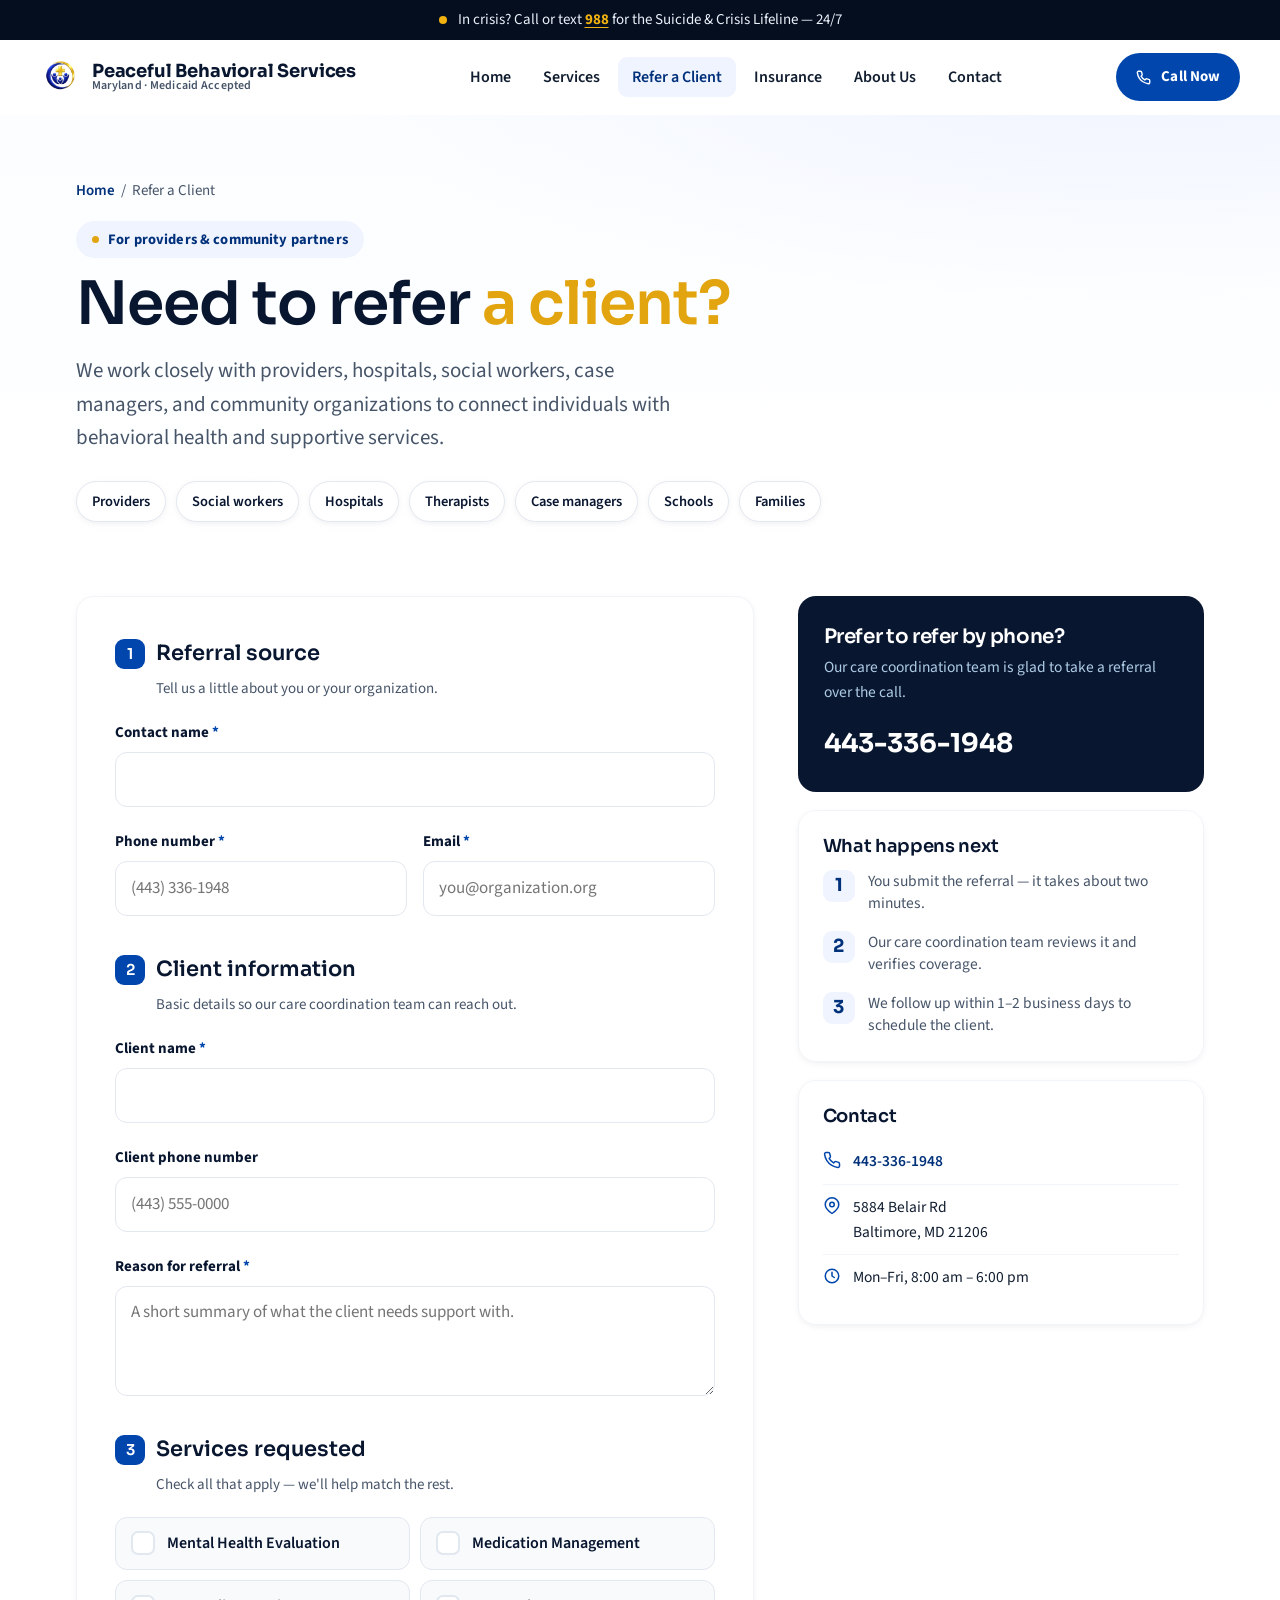
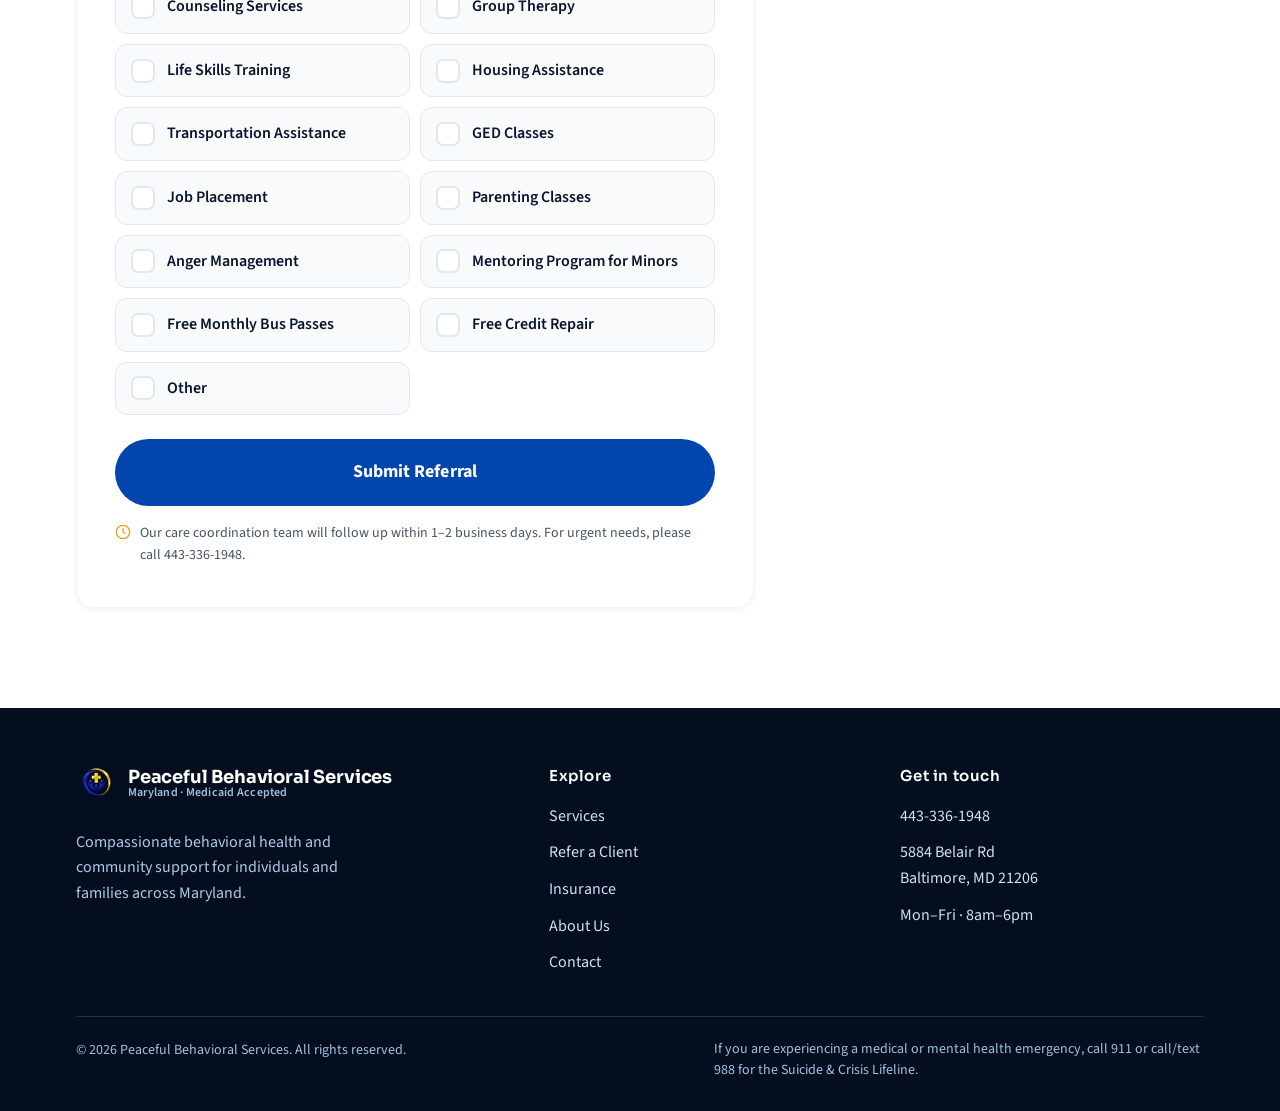
<file: Refer a Client.html>
<!doctype html>
<html lang="en">
<head>
<meta charset="utf-8" />
<meta name="viewport" content="width=device-width, initial-scale=1" />
<title>Refer a Client — Peaceful Behavioral Services</title>
<meta name="description" content="Refer a client to Peaceful Behavioral Services. We work with providers, hospitals, social workers, case managers, schools, and families across Maryland." />
<link rel="preconnect" href="https://fonts.googleapis.com">
<link rel="preconnect" href="https://fonts.gstatic.com" crossorigin>
<link href="https://fonts.googleapis.com/css2?family=Sora:wght@400;500;600;700&family=Source+Sans+3:ital,wght@0,400;0,500;0,600;0,700;1,400&display=swap" rel="stylesheet">
<link rel="stylesheet" href="styles.css">
<style>
/* ---- Refer page styles ---- */
.ref-hero {
  background:
    radial-gradient(110% 90% at 90% -10%, var(--sky) 0%, rgba(240,244,255,0) 58%),
    linear-gradient(180deg, #fbfdff 0%, var(--gray) 100%);
  padding: 44px 0 36px;
}
@media (min-width: 760px) { .ref-hero { padding: 64px 0 44px; } }
.ref-hero .crumb { font-size: 15px; color: var(--ink-soft); margin-bottom: 18px; }
.ref-hero .crumb a { color: var(--blue-deep); text-decoration: none; font-weight: 600; }
.ref-hero .crumb a:hover { text-decoration: underline; }
.ref-hero h1 { margin-top: 14px; max-width: 16ch; }
.ref-hero p.lede { margin-top: 18px; font-size: clamp(18px, 2vw, 21px); color: var(--ink-soft); max-width: 60ch; text-wrap: pretty; }
.who { display: flex; flex-wrap: wrap; gap: 10px; margin-top: 26px; }
.who span {
  padding: 8px 15px; border-radius: var(--r-pill); background: #fff;
  border: 1px solid var(--line); font-size: 14.5px; font-weight: 600; color: var(--navy);
  box-shadow: var(--shadow-sm);
}

.ref-body { padding: 16px 0 80px; }
@media (min-width: 760px) { .ref-body { padding: 30px 0 100px; } }
.ref-layout { display: grid; grid-template-columns: 1fr; gap: 32px; align-items: start; }
@media (min-width: 960px) { .ref-layout { grid-template-columns: 1.5fr 0.9fr; gap: 44px; } }

.ref-card {
  background: #fff; border: 1px solid var(--line-soft); border-radius: var(--r-card);
  padding: 30px 24px; box-shadow: var(--shadow-sm);
}
@media (min-width: 760px) { .ref-card { padding: 40px 38px; } }
.fset { border: 0; margin: 0 0 30px; padding: 0; }
.fset:last-of-type { margin-bottom: 18px; }
.fset legend {
  font-family: var(--f-head); font-weight: 600; color: var(--navy); font-size: 21px;
  padding: 0; margin-bottom: 6px; display: flex; align-items: center; gap: 11px;
}
.fset .legend-num {
  width: 30px; height: 30px; border-radius: 9px; background: var(--blue); color: #fff;
  font-size: 15px; display: inline-flex; align-items: center; justify-content: center; flex-shrink: 0;
}
.fset .fset-hint { color: var(--ink-soft); font-size: 15px; margin: 0 0 20px 41px; }
.fields-stack { display: flex; flex-direction: column; gap: 16px; }

/* Checkbox grid */
.check-grid { display: grid; grid-template-columns: 1fr; gap: 10px; }
@media (min-width: 560px) { .check-grid { grid-template-columns: 1fr 1fr; } }
.check-item {
  display: flex; align-items: center; gap: 12px;
  padding: 13px 15px; border: 1.5px solid var(--line); border-radius: 12px;
  background: var(--sky-2); cursor: pointer; transition: border-color 150ms ease, background 150ms ease;
  font-size: 16px; font-weight: 600; color: var(--navy); min-height: 50px;
}
.check-item:hover { border-color: var(--blue); }
.check-item input { position: absolute; opacity: 0; width: 0; height: 0; }
.check-box {
  width: 24px; height: 24px; border-radius: 7px; border: 2px solid var(--line);
  background: #fff; flex-shrink: 0; display: inline-flex; align-items: center; justify-content: center;
  color: #fff; transition: background 150ms ease, border-color 150ms ease;
}
.check-box svg { opacity: 0; transition: opacity 120ms ease; }
.check-item input:checked ~ .check-box { background: var(--teal); border-color: var(--teal); }
.check-item input:checked ~ .check-box svg { opacity: 1; }
.check-item:has(input:checked) { border-color: var(--teal); background: var(--gold-soft); }
.check-item input:focus-visible ~ .check-box { outline: 3px solid var(--blue-bright); outline-offset: 2px; }

.ref-submit { margin-top: 6px; }
.ref-foot-note { font-size: 14px; color: var(--ink-soft); margin: 16px 0 0; display: flex; gap: 9px; align-items: flex-start; }
.ref-foot-note svg { color: var(--teal); flex-shrink: 0; margin-top: 2px; }

/* Sidebar */
.ref-side { display: flex; flex-direction: column; gap: 18px; position: sticky; top: 96px; }
@media (max-width: 959px) { .ref-side { position: static; } }
.side-card { background: var(--navy); color: #e7f0f9; border-radius: var(--r-card); padding: 28px 26px; }
.side-card h3 { color: #fff; font-size: 20px; margin-bottom: 6px; }
.side-card p { color: #aecce6; font-size: 15.5px; margin: 0 0 18px; }
.side-card .phone-line { font-family: var(--f-head); font-weight: 700; font-size: 26px; color: #fff; text-decoration: none; display: inline-block; }
.side-card .phone-line:hover { color: var(--gold-bright); }
.side-steps { list-style: none; margin: 0; padding: 0; display: flex; flex-direction: column; gap: 16px; }
.side-steps li { display: grid; grid-template-columns: 32px 1fr; gap: 13px; align-items: start; }
.side-steps .sn { width: 32px; height: 32px; border-radius: 9px; background: rgba(255,255,255,0.14); color: var(--gold-bright); font-family: var(--f-head); font-weight: 700; display: inline-flex; align-items: center; justify-content: center; flex-shrink: 0; }
.side-steps .st { font-size: 15.5px; color: #dcecf8; line-height: 1.45; }
.side-light { background: #fff; border: 1px solid var(--line-soft); border-radius: var(--r-card); padding: 24px; box-shadow: var(--shadow-sm); }
.side-light h3 { font-size: 18px; margin-bottom: 12px; }
.side-light .side-steps .sn { background: var(--sky); color: var(--blue-deep); }
.side-light .side-steps .st { color: var(--ink-soft); }
.side-light .info-row { display: flex; gap: 12px; align-items: flex-start; padding: 10px 0; border-bottom: 1px solid var(--line-soft); font-size: 15.5px; }
.side-light .info-row:last-child { border-bottom: 0; }
.side-light .info-row svg { color: var(--blue); flex-shrink: 0; margin-top: 2px; }
.side-light .info-row a { color: var(--blue-deep); font-weight: 600; text-decoration: none; }

/* Success */
.ref-success { display: none; text-align: center; padding: 24px 6px; }
.ref-success.is-on { display: block; }
.ref-success h2 { margin-bottom: 10px; }
.ref-success p { color: var(--ink-soft); font-size: 17px; max-width: 46ch; margin: 0 auto 24px; }
</style>
</head>
<body>
<a class="skip" href="#main">Skip to main content</a>

<!-- Crisis bar -->
<div class="crisis" role="region" aria-label="Crisis support">
  <div class="crisis-inner">
    <span class="crisis-dot" aria-hidden="true"></span>
    <span>In crisis? Call or text <a href="tel:988">988</a> for the Suicide &amp; Crisis Lifeline — 24/7</span>
  </div>
</div>

<!-- Nav -->
<header class="nav" id="nav">
  <div class="wrap nav-inner">
    <a class="logo" href="index.html" aria-label="Peaceful Behavioral Services — home">
      <span class="logo-mark" aria-hidden="true">
        <img src="images/logo.png" alt="" width="40" height="40">
      </span>
      <span class="logo-text">
        <span class="logo-name">Peaceful Behavioral Services</span>
        <span class="logo-tag">Maryland · Medicaid Accepted</span>
      </span>
    </a>

    <nav aria-label="Primary">
      <ul class="nav-links">
        <li><a href="index.html">Home</a></li>
        <li><a href="index.html#services">Services</a></li>
        <li><a href="Refer a Client.html" class="active">Refer a Client</a></li>
        <li><a href="index.html#insurance">Insurance</a></li>
        <li><a href="About Us.html">About Us</a></li>
        <li><a href="index.html#contact">Contact</a></li>
      </ul>
    </nav>

    <div class="nav-right">
      <a class="btn btn-primary btn-sm" href="tel:+14433361948" aria-label="Call now at 443-336-1948">
        <svg width="15" height="15" viewBox="0 0 24 24" fill="none" stroke="currentColor" stroke-width="2.2" stroke-linecap="round" stroke-linejoin="round" aria-hidden="true"><path d="M22 16.92v3a2 2 0 0 1-2.18 2 19.79 19.79 0 0 1-8.63-3.07 19.5 19.5 0 0 1-6-6 19.79 19.79 0 0 1-3.07-8.67A2 2 0 0 1 4.11 2h3a2 2 0 0 1 2 1.72c.13.96.37 1.9.72 2.8a2 2 0 0 1-.45 2.11L8.09 9.91a16 16 0 0 0 6 6l1.27-1.27a2 2 0 0 1 2.11-.45c.9.35 1.84.59 2.8.72A2 2 0 0 1 22 16.92z"/></svg>
        Call Now
      </a>
      <button class="menu-btn" id="menuBtn" aria-label="Open menu" aria-expanded="false" aria-controls="mobileMenu">
        <svg width="22" height="22" viewBox="0 0 24 24" fill="none" stroke="currentColor" stroke-width="2.2" stroke-linecap="round"><line x1="3" y1="6" x2="21" y2="6"/><line x1="3" y1="12" x2="21" y2="12"/><line x1="3" y1="18" x2="21" y2="18"/></svg>
      </button>
    </div>
  </div>
</header>

<!-- Mobile menu -->
<div class="mobile-menu" id="mobileMenu">
  <div class="mobile-panel">
    <div class="mm-head">
      <span class="logo-name" style="color:var(--navy)">Menu</span>
      <button class="close-btn" id="closeBtn" aria-label="Close menu">
        <svg width="20" height="20" viewBox="0 0 24 24" fill="none" stroke="currentColor" stroke-width="2.2" stroke-linecap="round"><line x1="6" y1="6" x2="18" y2="18"/><line x1="18" y1="6" x2="6" y2="18"/></svg>
      </button>
    </div>
    <a href="index.html">Home</a>
    <a href="index.html#services">Services</a>
    <a href="Refer a Client.html">Refer a Client</a>
    <a href="index.html#insurance">Insurance</a>
    <a href="About Us.html">About Us</a>
    <a href="index.html#contact">Contact</a>
    <a class="btn btn-primary mm-cta" href="tel:+14433361948">Call 443-336-1948</a>
  </div>
</div>

<main id="main">
<!-- Hero -->
<section class="ref-hero">
  <div class="wrap">
    <div class="crumb"><a href="index.html">Home</a> &nbsp;/&nbsp; Refer a Client</div>
    <span class="loc-badge"><span class="dot" aria-hidden="true"></span>For providers &amp; community partners</span>
    <h1>Need to refer <span class="accent">a client?</span></h1>
    <p class="lede">We work closely with providers, hospitals, social workers, case managers, and community organizations to connect individuals with behavioral health and supportive services.</p>
    <div class="who" aria-label="Who we work with">
      <span>Providers</span>
      <span>Social workers</span>
      <span>Hospitals</span>
      <span>Therapists</span>
      <span>Case managers</span>
      <span>Schools</span>
      <span>Families</span>
    </div>
  </div>
</section>

<!-- Body -->
<section class="ref-body">
  <div class="wrap ref-layout">
    <!-- Form -->
    <div class="ref-card">
      <div data-view="form">
        <form id="referForm" novalidate>
          <!-- Spam protection -->
          <input type="text" name="_honey" style="display:none">
          <!-- Referral source -->
          <fieldset class="fset">
            <legend><span class="legend-num">1</span> Referral source</legend>
            <p class="fset-hint">Tell us a little about you or your organization.</p>
            <div class="fields-stack">
              <div class="field" data-field="contactName">
                <label for="r-contact">Contact name <span class="req">*</span></label>
                <input id="r-contact" name="contactName" type="text" autocomplete="name" required>
                <div class="field-error" id="r-err-contactName"></div>
              </div>
              <div class="form-row two">
                <div class="field" data-field="sourcePhone">
                  <label for="r-sphone">Phone number <span class="req">*</span></label>
                  <input id="r-sphone" name="sourcePhone" type="tel" inputmode="tel" autocomplete="tel" placeholder="(443) 336-1948" required>
                  <div class="field-error" id="r-err-sourcePhone"></div>
                </div>
                <div class="field" data-field="email">
                  <label for="r-email">Email <span class="req">*</span></label>
                  <input id="r-email" name="email" type="email" autocomplete="email" placeholder="you@organization.org" required>
                  <div class="field-error" id="r-err-email"></div>
                </div>
              </div>
            </div>
          </fieldset>

          <!-- Client info -->
          <fieldset class="fset">
            <legend><span class="legend-num">2</span> Client information</legend>
            <p class="fset-hint">Basic details so our care coordination team can reach out.</p>
            <div class="fields-stack">
              <div class="field" data-field="clientName">
                <label for="r-cname">Client name <span class="req">*</span></label>
                <input id="r-cname" name="clientName" type="text" required>
                <div class="field-error" id="r-err-clientName"></div>
              </div>
              <div class="field" data-field="clientPhone">
                <label for="r-cphone">Client phone number</label>
                <input id="r-cphone" name="clientPhone" type="tel" inputmode="tel" placeholder="(443) 555-0000">
                <div class="field-error" id="r-err-clientPhone"></div>
              </div>
              <div class="field" data-field="reason">
                <label for="r-reason">Reason for referral <span class="req">*</span></label>
                <textarea id="r-reason" name="reason" placeholder="A short summary of what the client needs support with." required></textarea>
                <div class="field-error" id="r-err-reason"></div>
              </div>
            </div>
          </fieldset>

          <!-- Services requested -->
          <fieldset class="fset" id="servicesFieldset">
            <legend><span class="legend-num">3</span> Services requested</legend>
            <p class="fset-hint">Check all that apply — we'll help match the rest.</p>
            <div class="check-grid">
              <label class="check-item"><input type="checkbox" name="services" value="Mental Health Evaluation"><span class="check-box" aria-hidden="true"><svg width="14" height="14" viewBox="0 0 24 24" fill="none" stroke="currentColor" stroke-width="3.4" stroke-linecap="round" stroke-linejoin="round"><polyline points="20 6 9 17 4 12"/></svg></span>Mental Health Evaluation</label>
              <label class="check-item"><input type="checkbox" name="services" value="Medication Management"><span class="check-box" aria-hidden="true"><svg width="14" height="14" viewBox="0 0 24 24" fill="none" stroke="currentColor" stroke-width="3.4" stroke-linecap="round" stroke-linejoin="round"><polyline points="20 6 9 17 4 12"/></svg></span>Medication Management</label>
              <label class="check-item"><input type="checkbox" name="services" value="Counseling Services"><span class="check-box" aria-hidden="true"><svg width="14" height="14" viewBox="0 0 24 24" fill="none" stroke="currentColor" stroke-width="3.4" stroke-linecap="round" stroke-linejoin="round"><polyline points="20 6 9 17 4 12"/></svg></span>Counseling Services</label>
              <label class="check-item"><input type="checkbox" name="services" value="Group Therapy"><span class="check-box" aria-hidden="true"><svg width="14" height="14" viewBox="0 0 24 24" fill="none" stroke="currentColor" stroke-width="3.4" stroke-linecap="round" stroke-linejoin="round"><polyline points="20 6 9 17 4 12"/></svg></span>Group Therapy</label>
              <label class="check-item"><input type="checkbox" name="services" value="Life Skills Training"><span class="check-box" aria-hidden="true"><svg width="14" height="14" viewBox="0 0 24 24" fill="none" stroke="currentColor" stroke-width="3.4" stroke-linecap="round" stroke-linejoin="round"><polyline points="20 6 9 17 4 12"/></svg></span>Life Skills Training</label>
              <label class="check-item"><input type="checkbox" name="services" value="Housing Assistance"><span class="check-box" aria-hidden="true"><svg width="14" height="14" viewBox="0 0 24 24" fill="none" stroke="currentColor" stroke-width="3.4" stroke-linecap="round" stroke-linejoin="round"><polyline points="20 6 9 17 4 12"/></svg></span>Housing Assistance</label>
              <label class="check-item"><input type="checkbox" name="services" value="Transportation Assistance"><span class="check-box" aria-hidden="true"><svg width="14" height="14" viewBox="0 0 24 24" fill="none" stroke="currentColor" stroke-width="3.4" stroke-linecap="round" stroke-linejoin="round"><polyline points="20 6 9 17 4 12"/></svg></span>Transportation Assistance</label>
              <label class="check-item"><input type="checkbox" name="services" value="GED Classes"><span class="check-box" aria-hidden="true"><svg width="14" height="14" viewBox="0 0 24 24" fill="none" stroke="currentColor" stroke-width="3.4" stroke-linecap="round" stroke-linejoin="round"><polyline points="20 6 9 17 4 12"/></svg></span>GED Classes</label>
              <label class="check-item"><input type="checkbox" name="services" value="Job Placement"><span class="check-box" aria-hidden="true"><svg width="14" height="14" viewBox="0 0 24 24" fill="none" stroke="currentColor" stroke-width="3.4" stroke-linecap="round" stroke-linejoin="round"><polyline points="20 6 9 17 4 12"/></svg></span>Job Placement</label>
              <label class="check-item"><input type="checkbox" name="services" value="Parenting Classes"><span class="check-box" aria-hidden="true"><svg width="14" height="14" viewBox="0 0 24 24" fill="none" stroke="currentColor" stroke-width="3.4" stroke-linecap="round" stroke-linejoin="round"><polyline points="20 6 9 17 4 12"/></svg></span>Parenting Classes</label>
              <label class="check-item"><input type="checkbox" name="services" value="Anger Management"><span class="check-box" aria-hidden="true"><svg width="14" height="14" viewBox="0 0 24 24" fill="none" stroke="currentColor" stroke-width="3.4" stroke-linecap="round" stroke-linejoin="round"><polyline points="20 6 9 17 4 12"/></svg></span>Anger Management</label>
              <label class="check-item"><input type="checkbox" name="services" value="Mentoring Program for Minors"><span class="check-box" aria-hidden="true"><svg width="14" height="14" viewBox="0 0 24 24" fill="none" stroke="currentColor" stroke-width="3.4" stroke-linecap="round" stroke-linejoin="round"><polyline points="20 6 9 17 4 12"/></svg></span>Mentoring Program for Minors</label>
              <label class="check-item"><input type="checkbox" name="services" value="Free Monthly Bus Passes"><span class="check-box" aria-hidden="true"><svg width="14" height="14" viewBox="0 0 24 24" fill="none" stroke="currentColor" stroke-width="3.4" stroke-linecap="round" stroke-linejoin="round"><polyline points="20 6 9 17 4 12"/></svg></span>Free Monthly Bus Passes</label>
              <label class="check-item"><input type="checkbox" name="services" value="Free Credit Repair"><span class="check-box" aria-hidden="true"><svg width="14" height="14" viewBox="0 0 24 24" fill="none" stroke="currentColor" stroke-width="3.4" stroke-linecap="round" stroke-linejoin="round"><polyline points="20 6 9 17 4 12"/></svg></span>Free Credit Repair</label>
              <label class="check-item"><input type="checkbox" name="services" value="Other"><span class="check-box" aria-hidden="true"><svg width="14" height="14" viewBox="0 0 24 24" fill="none" stroke="currentColor" stroke-width="3.4" stroke-linecap="round" stroke-linejoin="round"><polyline points="20 6 9 17 4 12"/></svg></span>Other</label>
            </div>
          </fieldset>

          <button class="btn btn-primary btn-lg ref-submit" type="submit" style="width:100%">Submit Referral</button>
          <p class="ref-foot-note">
            <svg width="16" height="16" viewBox="0 0 24 24" fill="none" stroke="currentColor" stroke-width="2" stroke-linecap="round" stroke-linejoin="round"><circle cx="12" cy="12" r="10"/><polyline points="12 7 12 12 15 14"/></svg>
            Our care coordination team will follow up within 1–2 business days. For urgent needs, please call 443-336-1948.
          </p>
        </form>
      </div>

      <div class="ref-success" data-view="success" aria-live="polite">
        <span class="succ-mark"><svg width="26" height="26" viewBox="0 0 24 24" fill="none" stroke="currentColor" stroke-width="3" stroke-linecap="round" stroke-linejoin="round"><polyline points="20 6 9 17 4 12"/></svg></span>
        <h2>Referral received.</h2>
        <p id="r-succ-detail">Thank you. Our care coordination team will follow up within 1–2 business days.</p>
        <div class="hero-ctas" style="justify-content:center">
          <a class="btn btn-outline" href="index.html">Back to home</a>
          <a class="btn btn-primary" href="tel:+14433361948">Call 443-336-1948</a>
        </div>
      </div>
    </div>

    <!-- Sidebar -->
    <aside class="ref-side">
      <div class="side-card">
        <h3>Prefer to refer by phone?</h3>
        <p>Our care coordination team is glad to take a referral over the call.</p>
        <a class="phone-line" href="tel:+14433361948">443-336-1948</a>
      </div>
      <div class="side-light">
        <h3>What happens next</h3>
        <ul class="side-steps">
          <li><span class="sn">1</span><span class="st">You submit the referral — it takes about two minutes.</span></li>
          <li><span class="sn">2</span><span class="st">Our care coordination team reviews it and verifies coverage.</span></li>
          <li><span class="sn">3</span><span class="st">We follow up within 1–2 business days to schedule the client.</span></li>
        </ul>
      </div>
      <div class="side-light">
        <h3>Contact</h3>
        <div class="info-row">
          <svg width="18" height="18" viewBox="0 0 24 24" fill="none" stroke="currentColor" stroke-width="2" stroke-linecap="round" stroke-linejoin="round"><path d="M22 16.92v3a2 2 0 0 1-2.18 2 19.79 19.79 0 0 1-8.63-3.07 19.5 19.5 0 0 1-6-6 19.79 19.79 0 0 1-3.07-8.67A2 2 0 0 1 4.11 2h3a2 2 0 0 1 2 1.72c.13.96.37 1.9.72 2.8a2 2 0 0 1-.45 2.11L8.09 9.91a16 16 0 0 0 6 6l1.27-1.27a2 2 0 0 1 2.11-.45c.9.35 1.84.59 2.8.72A2 2 0 0 1 22 16.92z"/></svg>
          <span><a href="tel:+14433361948">443-336-1948</a></span>
        </div>
        <div class="info-row">
          <svg width="18" height="18" viewBox="0 0 24 24" fill="none" stroke="currentColor" stroke-width="2" stroke-linecap="round" stroke-linejoin="round"><path d="M21 10c0 6-9 12-9 12s-9-6-9-12a9 9 0 0 1 18 0Z"/><circle cx="12" cy="10" r="3"/></svg>
          <span>5884 Belair Rd<br>Baltimore, MD 21206</span>
        </div>
        <div class="info-row">
          <svg width="18" height="18" viewBox="0 0 24 24" fill="none" stroke="currentColor" stroke-width="2" stroke-linecap="round" stroke-linejoin="round"><circle cx="12" cy="12" r="9"/><polyline points="12 7 12 12 15 14"/></svg>
          <span>Mon–Fri, 8:00 am – 6:00 pm</span>
        </div>
      </div>
    </aside>
  </div>
</section>
</main>

<!-- Footer -->
<footer class="footer">
  <div class="wrap">
    <div class="footer-grid">
      <div class="footer-brand">
        <a class="logo" href="index.html" style="color:#fff">
          <span class="logo-mark" aria-hidden="true">
            <img src="images/logo.png" alt="" width="40" height="40">
          </span>
          <span class="logo-text"><span class="logo-name">Peaceful Behavioral Services</span><span class="logo-tag">Maryland · Medicaid Accepted</span></span>
        </a>
        <p class="fdesc">Compassionate behavioral health and community support for individuals and families across Maryland.</p>
      </div>
      <div>
        <h4>Explore</h4>
        <ul class="footer-links">
          <li><a href="index.html#services">Services</a></li>
          <li><a href="Refer a Client.html">Refer a Client</a></li>
          <li><a href="index.html#insurance">Insurance</a></li>
          <li><a href="About Us.html">About Us</a></li>
          <li><a href="index.html#contact">Contact</a></li>
        </ul>
      </div>
      <div>
        <h4>Get in touch</h4>
        <ul class="footer-links">
          <li><a href="tel:+14433361948">443-336-1948</a></li>
          <li>5884 Belair Rd<br>Baltimore, MD 21206</li>
          <li>Mon–Fri · 8am–6pm</li>
        </ul>
      </div>
    </div>
    <div class="footer-bottom">
      <span>© <span id="yr"></span> Peaceful Behavioral Services. All rights reserved.</span>
      <span class="footer-disclaimer">If you are experiencing a medical or mental health emergency, call 911 or call/text 988 for the Suicide &amp; Crisis Lifeline.</span>
    </div>
  </div>
</footer>

<!-- Floating mobile call -->
<a class="fab-call" id="fab" href="tel:+14433361948" aria-label="Call 443-336-1948">
  <svg width="17" height="17" viewBox="0 0 24 24" fill="none" stroke="currentColor" stroke-width="2.2" stroke-linecap="round" stroke-linejoin="round"><path d="M22 16.92v3a2 2 0 0 1-2.18 2 19.79 19.79 0 0 1-8.63-3.07 19.5 19.5 0 0 1-6-6 19.79 19.79 0 0 1-3.07-8.67A2 2 0 0 1 4.11 2h3a2 2 0 0 1 2 1.72c.13.96.37 1.9.72 2.8a2 2 0 0 1-.45 2.11L8.09 9.91a16 16 0 0 0 6 6l1.27-1.27a2 2 0 0 1 2.11-.45c.9.35 1.84.59 2.8.72A2 2 0 0 1 22 16.92z"/></svg>
  Call 443-336-1948
</a>

<script src="image-slot.js"></script>
<script>
  document.getElementById('yr').textContent = new Date().getFullYear();

  // Sticky nav + FAB
  const nav = document.getElementById('nav');
  const fab = document.getElementById('fab');
  const onScroll = () => {
    const y = window.scrollY;
    nav.classList.toggle('is-stuck', y > 6);
    fab.classList.toggle('is-on', y > 300);
  };
  window.addEventListener('scroll', onScroll, { passive: true });
  onScroll();

  // Mobile menu
  const menuBtn = document.getElementById('menuBtn');
  const mobileMenu = document.getElementById('mobileMenu');
  const closeBtn = document.getElementById('closeBtn');
  const openMenu = () => { mobileMenu.classList.add('is-open'); menuBtn.setAttribute('aria-expanded','true'); document.body.style.overflow = 'hidden'; };
  const closeMenu = () => { mobileMenu.classList.remove('is-open'); menuBtn.setAttribute('aria-expanded','false'); document.body.style.overflow = ''; };
  menuBtn.addEventListener('click', openMenu);
  closeBtn.addEventListener('click', closeMenu);
  mobileMenu.addEventListener('click', (e) => { if (e.target === mobileMenu) closeMenu(); });
  mobileMenu.querySelectorAll('a').forEach(a => a.addEventListener('click', closeMenu));
  document.addEventListener('keydown', (e) => { if (e.key === 'Escape') closeMenu(); });

  // Phone formatting helper
  function attachPhone(id) {
    const el = document.getElementById(id);
    if (!el) return;
    el.addEventListener('input', () => {
      let v = el.value.replace(/\D/g, '').slice(0, 10);
      let out = v;
      if (v.length > 6) out = `(${v.slice(0,3)}) ${v.slice(3,6)}-${v.slice(6)}`;
      else if (v.length > 3) out = `(${v.slice(0,3)}) ${v.slice(3)}`;
      else if (v.length > 0) out = `(${v}`;
      el.value = out;
    });
  }
  attachPhone('r-sphone'); attachPhone('r-cphone');



  // Validation
  const form = document.getElementById('referForm');
  function setErr(name, msg) {
    const f = document.querySelector(`#referForm .field[data-field="${name}"]`);
    if (!f) return; f.classList.add('has-error'); f.querySelector('.field-error').textContent = msg;
  }
  function clearErr(name) {
    const f = document.querySelector(`#referForm .field[data-field="${name}"]`);
    if (!f) return; f.classList.remove('has-error'); const e = f.querySelector('.field-error'); if (e) e.textContent = '';
  }
  ['contactName','sourcePhone','email','clientName','reason'].forEach(n => {
    const f = document.querySelector(`#referForm .field[data-field="${n}"]`);
    if (!f) return;
    const input = f.querySelector('input, textarea, select');
    input.addEventListener('input', () => clearErr(n));
  });

  function showSuccess(contactName, clientName) {
    const contact = contactName.split(' ')[0];
    document.getElementById('r-succ-detail').textContent =
      `Thank you, ${contact}. We've received your referral for ${clientName}. Our care coordination team will follow up within 1–2 business days.`;
    form.closest('[data-view="form"]').style.display = 'none';
    document.querySelector('.ref-success').classList.add('is-on');
    window.scrollTo({ top: 0, behavior: 'smooth' });
  }

  const WEB3FORMS_ACCESS_KEY = "29cb9869-098f-42c1-8340-ae0e8bd8bedf"; // Paste your Web3Forms access key here!

  form.addEventListener('submit', (e) => {
    e.preventDefault();
    let ok = true;
    const val = id => document.getElementById(id).value.trim();
    if (val('r-contact').length < 2) { setErr('contactName', 'Please enter a contact name.'); ok = false; }
    if (document.getElementById('r-sphone').value.replace(/\D/g,'').length < 10) { setErr('sourcePhone', 'Enter a 10-digit phone number.'); ok = false; }
    if (!/^[^@\s]+@[^@\s]+\.[^@\s]+$/.test(val('r-email'))) { setErr('email', 'Enter a valid email address.'); ok = false; }
    if (val('r-cname').length < 2) { setErr('clientName', 'Please enter the client name.'); ok = false; }
    if (val('r-reason').length < 3) { setErr('reason', 'Please add a brief reason for referral.'); ok = false; }

    if (!ok) { const first = document.querySelector('#referForm .has-error input, #referForm .has-error textarea, #referForm .has-error select'); if (first) first.focus(); return; }

    // Check honeypot
    const honey = form.querySelector('input[name="_honey"]').value;
    if (honey) {
      showSuccess(val('r-contact'), val('r-cname'));
      return;
    }

    const btn = form.querySelector('button[type="submit"]');
    const originalText = btn.textContent;
    btn.disabled = true;
    btn.textContent = "Submitting Referral...";

    const servicesChecked = [];
    document.querySelectorAll('#referForm input[name="services"]:checked').forEach(cb => {
      servicesChecked.push(cb.value);
    });
    const servicesText = servicesChecked.length > 0 ? servicesChecked.join(', ') : "None selected";

    const payload = {
      access_key: WEB3FORMS_ACCESS_KEY,
      "Contact Name": val('r-contact'),
      "Contact Phone": document.getElementById('r-sphone').value,
      "Contact Email": val('r-email'),
      "Client Name": val('r-cname'),
      "Client Phone": document.getElementById('r-cphone').value || "Not provided",
      "Reason for Referral": val('r-reason'),
      "Services Requested": servicesText,
      _subject: "New Client Referral — Peaceful Behavioral Services Website",
      _replyto: val('r-email')
    };

    fetch("https://api.web3forms.com/submit", {
      method: "POST",
      headers: {
        'Content-Type': 'application/json',
        'Accept': 'application/json'
      },
      body: JSON.stringify(payload)
    })
    .then(async (response) => {
      const data = await response.json();
      if (response.ok && data.success) {
        showSuccess(val('r-contact'), val('r-cname'));
      } else {
        throw new Error(data.message || "Server error");
      }
    })
    .catch(error => {
      console.error(error);
      alert("We encountered an issue submitting your referral. Please try again or call us directly at 443-336-1948.");
      btn.disabled = false;
      btn.textContent = originalText;
    });
  });
</script>
</body>
</html>
</file>
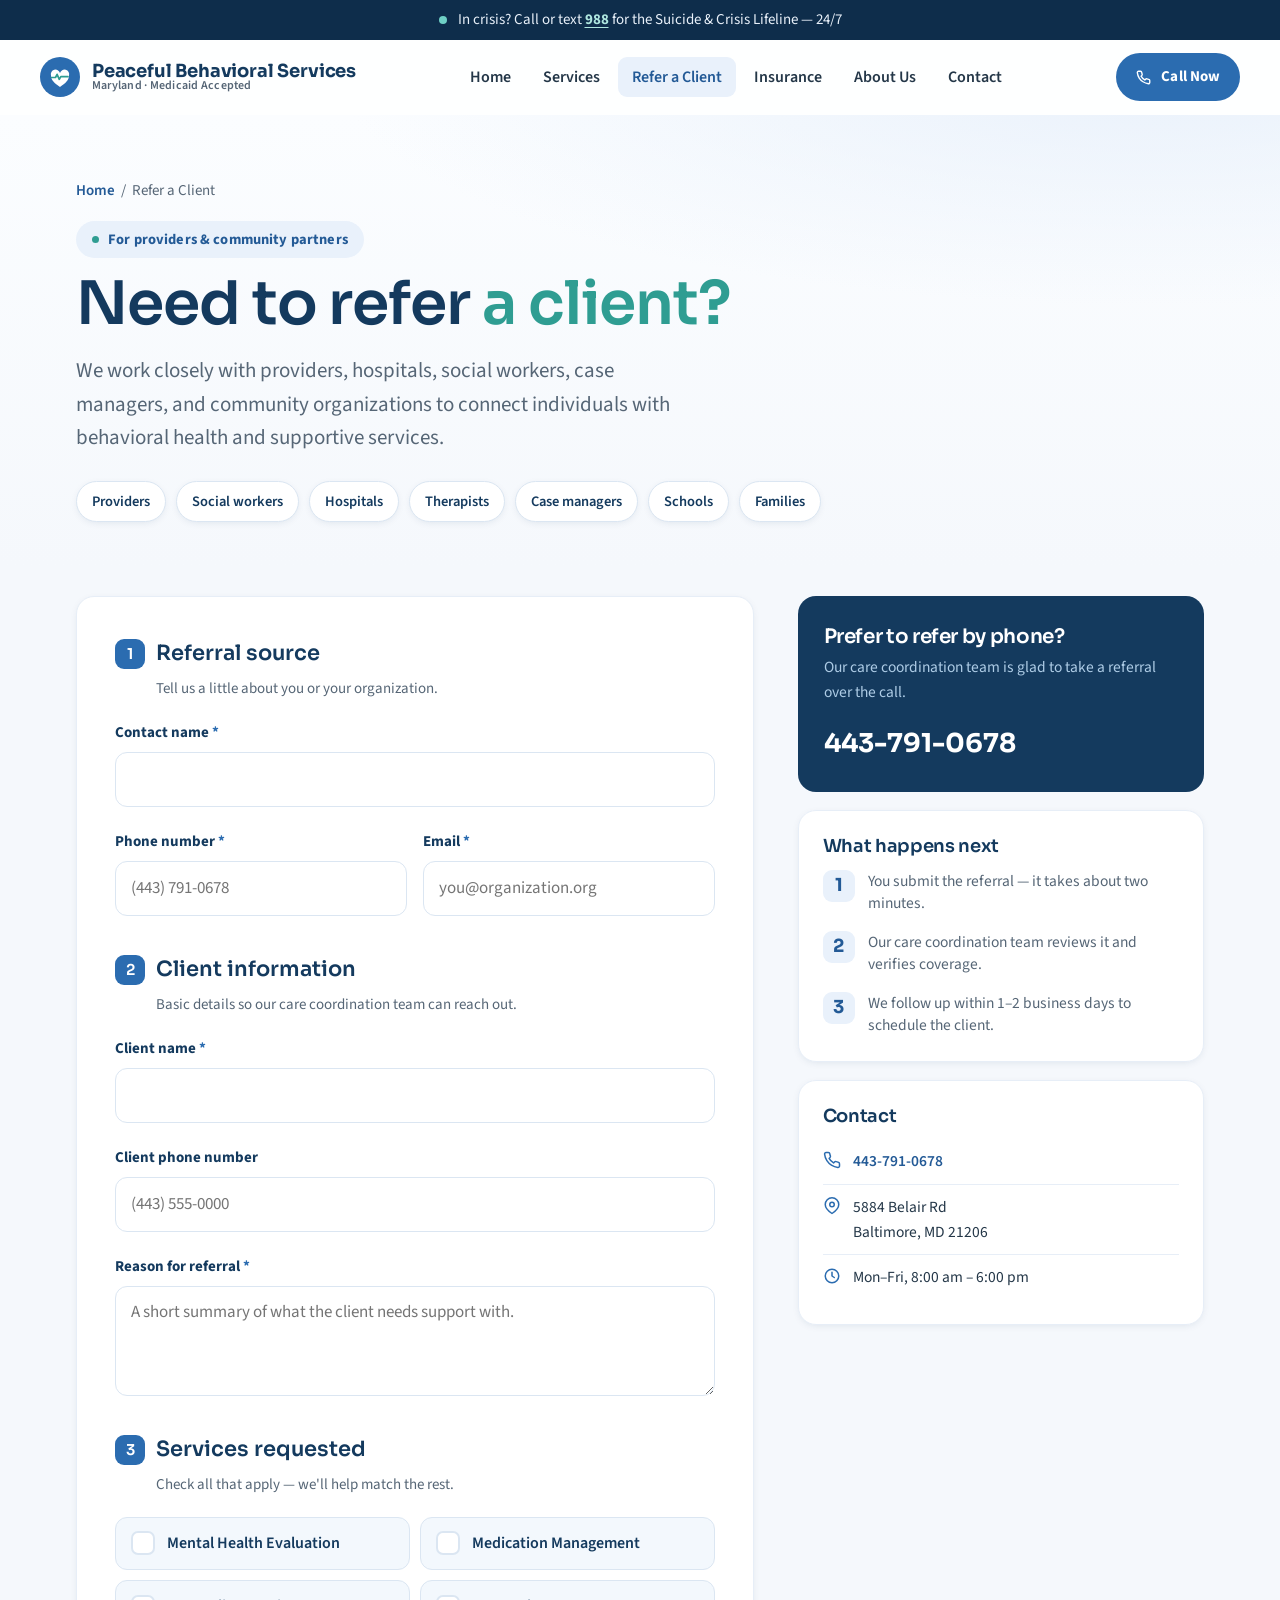
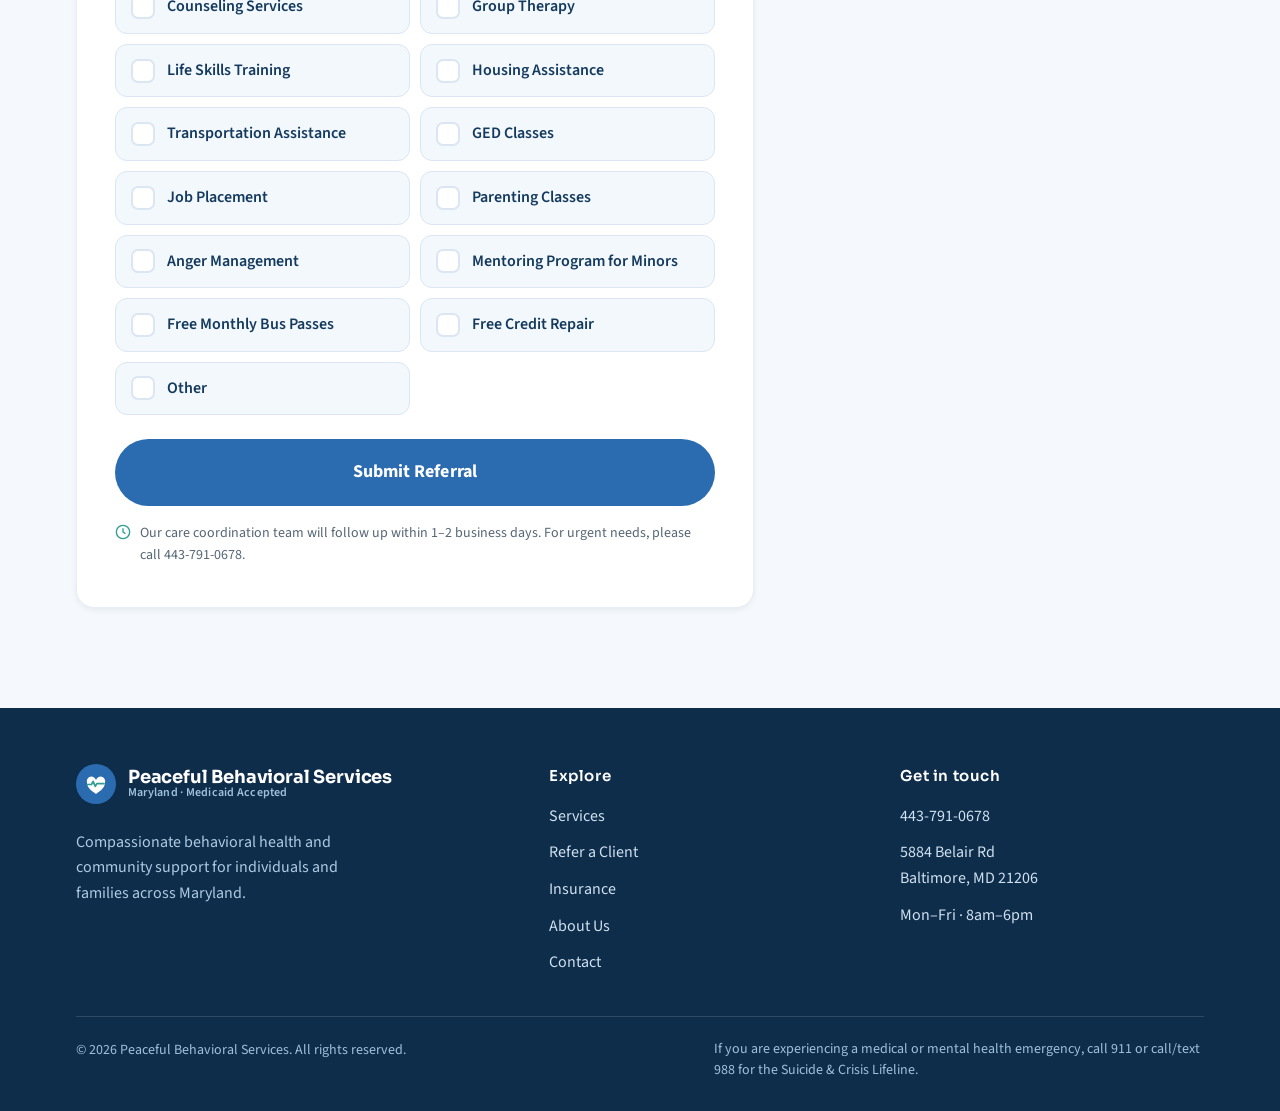
<file: peacefulbehavioralservices/Refer a Client.html>
<!doctype html>
<html lang="en">
<head>
<meta charset="utf-8" />
<meta name="viewport" content="width=device-width, initial-scale=1" />
<title>Refer a Client — Peaceful Behavioral Services</title>
<meta name="description" content="Refer a client to Peaceful Behavioral Services. We work with providers, hospitals, social workers, case managers, schools, and families across Maryland." />
<link rel="preconnect" href="https://fonts.googleapis.com">
<link rel="preconnect" href="https://fonts.gstatic.com" crossorigin>
<link href="https://fonts.googleapis.com/css2?family=Sora:wght@400;500;600;700&family=Source+Sans+3:ital,wght@0,400;0,500;0,600;0,700;1,400&display=swap" rel="stylesheet">
<link rel="stylesheet" href="styles.css">
<style>
/* ---- Refer page styles ---- */
.ref-hero {
  background:
    radial-gradient(110% 90% at 90% -10%, var(--sky) 0%, rgba(233,241,251,0) 58%),
    linear-gradient(180deg, #fbfdff 0%, var(--gray) 100%);
  padding: 44px 0 36px;
}
@media (min-width: 760px) { .ref-hero { padding: 64px 0 44px; } }
.ref-hero .crumb { font-size: 15px; color: var(--ink-soft); margin-bottom: 18px; }
.ref-hero .crumb a { color: var(--blue-deep); text-decoration: none; font-weight: 600; }
.ref-hero .crumb a:hover { text-decoration: underline; }
.ref-hero h1 { margin-top: 14px; max-width: 16ch; }
.ref-hero p.lede { margin-top: 18px; font-size: clamp(18px, 2vw, 21px); color: var(--ink-soft); max-width: 60ch; text-wrap: pretty; }
.who { display: flex; flex-wrap: wrap; gap: 10px; margin-top: 26px; }
.who span {
  padding: 8px 15px; border-radius: var(--r-pill); background: #fff;
  border: 1px solid var(--line); font-size: 14.5px; font-weight: 600; color: var(--navy);
  box-shadow: var(--shadow-sm);
}

.ref-body { padding: 16px 0 80px; }
@media (min-width: 760px) { .ref-body { padding: 30px 0 100px; } }
.ref-layout { display: grid; grid-template-columns: 1fr; gap: 32px; align-items: start; }
@media (min-width: 960px) { .ref-layout { grid-template-columns: 1.5fr 0.9fr; gap: 44px; } }

.ref-card {
  background: #fff; border: 1px solid var(--line-soft); border-radius: var(--r-card);
  padding: 30px 24px; box-shadow: var(--shadow-sm);
}
@media (min-width: 760px) { .ref-card { padding: 40px 38px; } }
.fset { border: 0; margin: 0 0 30px; padding: 0; }
.fset:last-of-type { margin-bottom: 18px; }
.fset legend {
  font-family: var(--f-head); font-weight: 600; color: var(--navy); font-size: 21px;
  padding: 0; margin-bottom: 6px; display: flex; align-items: center; gap: 11px;
}
.fset .legend-num {
  width: 30px; height: 30px; border-radius: 9px; background: var(--blue); color: #fff;
  font-size: 15px; display: inline-flex; align-items: center; justify-content: center; flex-shrink: 0;
}
.fset .fset-hint { color: var(--ink-soft); font-size: 15px; margin: 0 0 20px 41px; }
.fields-stack { display: flex; flex-direction: column; gap: 16px; }

/* Checkbox grid */
.check-grid { display: grid; grid-template-columns: 1fr; gap: 10px; }
@media (min-width: 560px) { .check-grid { grid-template-columns: 1fr 1fr; } }
.check-item {
  display: flex; align-items: center; gap: 12px;
  padding: 13px 15px; border: 1.5px solid var(--line); border-radius: 12px;
  background: var(--sky-2); cursor: pointer; transition: border-color 150ms ease, background 150ms ease;
  font-size: 16px; font-weight: 600; color: var(--navy); min-height: 50px;
}
.check-item:hover { border-color: var(--blue); }
.check-item input { position: absolute; opacity: 0; width: 0; height: 0; }
.check-box {
  width: 24px; height: 24px; border-radius: 7px; border: 2px solid var(--line);
  background: #fff; flex-shrink: 0; display: inline-flex; align-items: center; justify-content: center;
  color: #fff; transition: background 150ms ease, border-color 150ms ease;
}
.check-box svg { opacity: 0; transition: opacity 120ms ease; }
.check-item input:checked ~ .check-box { background: var(--teal); border-color: var(--teal); }
.check-item input:checked ~ .check-box svg { opacity: 1; }
.check-item:has(input:checked) { border-color: var(--teal); background: #e6f5f3; }
.check-item input:focus-visible ~ .check-box { outline: 3px solid var(--blue-bright); outline-offset: 2px; }

.ref-submit { margin-top: 6px; }
.ref-foot-note { font-size: 14px; color: var(--ink-soft); margin: 16px 0 0; display: flex; gap: 9px; align-items: flex-start; }
.ref-foot-note svg { color: var(--teal); flex-shrink: 0; margin-top: 2px; }

/* Sidebar */
.ref-side { display: flex; flex-direction: column; gap: 18px; position: sticky; top: 96px; }
@media (max-width: 959px) { .ref-side { position: static; } }
.side-card { background: var(--navy); color: #e7f0f9; border-radius: var(--r-card); padding: 28px 26px; }
.side-card h3 { color: #fff; font-size: 20px; margin-bottom: 6px; }
.side-card p { color: #aecce6; font-size: 15.5px; margin: 0 0 18px; }
.side-card .phone-line { font-family: var(--f-head); font-weight: 700; font-size: 26px; color: #fff; text-decoration: none; display: inline-block; }
.side-card .phone-line:hover { color: #8fe0d6; }
.side-steps { list-style: none; margin: 0; padding: 0; display: flex; flex-direction: column; gap: 16px; }
.side-steps li { display: grid; grid-template-columns: 32px 1fr; gap: 13px; align-items: start; }
.side-steps .sn { width: 32px; height: 32px; border-radius: 9px; background: rgba(255,255,255,0.14); color: #8fe0d6; font-family: var(--f-head); font-weight: 700; display: inline-flex; align-items: center; justify-content: center; flex-shrink: 0; }
.side-steps .st { font-size: 15.5px; color: #dcecf8; line-height: 1.45; }
.side-light { background: #fff; border: 1px solid var(--line-soft); border-radius: var(--r-card); padding: 24px; box-shadow: var(--shadow-sm); }
.side-light h3 { font-size: 18px; margin-bottom: 12px; }
.side-light .side-steps .sn { background: var(--sky); color: var(--blue-deep); }
.side-light .side-steps .st { color: var(--ink-soft); }
.side-light .info-row { display: flex; gap: 12px; align-items: flex-start; padding: 10px 0; border-bottom: 1px solid var(--line-soft); font-size: 15.5px; }
.side-light .info-row:last-child { border-bottom: 0; }
.side-light .info-row svg { color: var(--blue); flex-shrink: 0; margin-top: 2px; }
.side-light .info-row a { color: var(--blue-deep); font-weight: 600; text-decoration: none; }

/* Success */
.ref-success { display: none; text-align: center; padding: 24px 6px; }
.ref-success.is-on { display: block; }
.ref-success h2 { margin-bottom: 10px; }
.ref-success p { color: var(--ink-soft); font-size: 17px; max-width: 46ch; margin: 0 auto 24px; }
</style>
</head>
<body>
<a class="skip" href="#main">Skip to main content</a>

<!-- Crisis bar -->
<div class="crisis" role="region" aria-label="Crisis support">
  <div class="crisis-inner">
    <span class="crisis-dot" aria-hidden="true"></span>
    <span>In crisis? Call or text <a href="tel:988">988</a> for the Suicide &amp; Crisis Lifeline — 24/7</span>
  </div>
</div>

<!-- Nav -->
<header class="nav" id="nav">
  <div class="wrap nav-inner">
    <a class="logo" href="index.html" aria-label="Peaceful Behavioral Services — home">
      <span class="logo-mark" aria-hidden="true">
        <svg width="40" height="40" viewBox="0 0 40 40" fill="none" aria-hidden="true">
          <circle cx="20" cy="20" r="20" fill="#2b6cb0"/>
          <path d="M20 30c-5.5-3.6-9-6.8-9-11.4A4.6 4.6 0 0 1 20 16a4.6 4.6 0 0 1 9 2.6C29 23.2 25.5 26.4 20 30Z" fill="#fff"/>
          <path d="M11.5 20.5h4l1.6-3.2 2.2 5 1.5-2.6h7.2" stroke="#2f9d92" stroke-width="1.7" fill="none" stroke-linecap="round" stroke-linejoin="round"/>
        </svg>
      </span>
      <span class="logo-text">
        <span class="logo-name">Peaceful Behavioral Services</span>
        <span class="logo-tag">Maryland · Medicaid Accepted</span>
      </span>
    </a>

    <nav aria-label="Primary">
      <ul class="nav-links">
        <li><a href="index.html">Home</a></li>
        <li><a href="index.html#services">Services</a></li>
        <li><a href="Refer a Client.html" class="active">Refer a Client</a></li>
        <li><a href="index.html#insurance">Insurance</a></li>
        <li><a href="About Us.html">About Us</a></li>
        <li><a href="index.html#contact">Contact</a></li>
      </ul>
    </nav>

    <div class="nav-right">
      <a class="btn btn-primary btn-sm" href="tel:+14437910678" aria-label="Call now at 443-791-0678">
        <svg width="15" height="15" viewBox="0 0 24 24" fill="none" stroke="currentColor" stroke-width="2.2" stroke-linecap="round" stroke-linejoin="round" aria-hidden="true"><path d="M22 16.92v3a2 2 0 0 1-2.18 2 19.79 19.79 0 0 1-8.63-3.07 19.5 19.5 0 0 1-6-6 19.79 19.79 0 0 1-3.07-8.67A2 2 0 0 1 4.11 2h3a2 2 0 0 1 2 1.72c.13.96.37 1.9.72 2.8a2 2 0 0 1-.45 2.11L8.09 9.91a16 16 0 0 0 6 6l1.27-1.27a2 2 0 0 1 2.11-.45c.9.35 1.84.59 2.8.72A2 2 0 0 1 22 16.92z"/></svg>
        Call Now
      </a>
      <button class="menu-btn" id="menuBtn" aria-label="Open menu" aria-expanded="false" aria-controls="mobileMenu">
        <svg width="22" height="22" viewBox="0 0 24 24" fill="none" stroke="currentColor" stroke-width="2.2" stroke-linecap="round"><line x1="3" y1="6" x2="21" y2="6"/><line x1="3" y1="12" x2="21" y2="12"/><line x1="3" y1="18" x2="21" y2="18"/></svg>
      </button>
    </div>
  </div>
</header>

<!-- Mobile menu -->
<div class="mobile-menu" id="mobileMenu">
  <div class="mobile-panel">
    <div class="mm-head">
      <span class="logo-name" style="color:var(--navy)">Menu</span>
      <button class="close-btn" id="closeBtn" aria-label="Close menu">
        <svg width="20" height="20" viewBox="0 0 24 24" fill="none" stroke="currentColor" stroke-width="2.2" stroke-linecap="round"><line x1="6" y1="6" x2="18" y2="18"/><line x1="18" y1="6" x2="6" y2="18"/></svg>
      </button>
    </div>
    <a href="index.html">Home</a>
    <a href="index.html#services">Services</a>
    <a href="Refer a Client.html">Refer a Client</a>
    <a href="index.html#insurance">Insurance</a>
    <a href="About Us.html">About Us</a>
    <a href="index.html#contact">Contact</a>
    <a class="btn btn-primary mm-cta" href="tel:+14437910678">Call 443-791-0678</a>
  </div>
</div>

<main id="main">
<!-- Hero -->
<section class="ref-hero">
  <div class="wrap">
    <div class="crumb"><a href="index.html">Home</a> &nbsp;/&nbsp; Refer a Client</div>
    <span class="loc-badge"><span class="dot" aria-hidden="true"></span>For providers &amp; community partners</span>
    <h1>Need to refer <span class="accent">a client?</span></h1>
    <p class="lede">We work closely with providers, hospitals, social workers, case managers, and community organizations to connect individuals with behavioral health and supportive services.</p>
    <div class="who" aria-label="Who we work with">
      <span>Providers</span>
      <span>Social workers</span>
      <span>Hospitals</span>
      <span>Therapists</span>
      <span>Case managers</span>
      <span>Schools</span>
      <span>Families</span>
    </div>
  </div>
</section>

<!-- Body -->
<section class="ref-body">
  <div class="wrap ref-layout">
    <!-- Form -->
    <div class="ref-card">
      <div data-view="form">
        <form id="referForm" novalidate>
          <!-- Spam protection -->
          <input type="text" name="_honey" style="display:none">
          <!-- Referral source -->
          <fieldset class="fset">
            <legend><span class="legend-num">1</span> Referral source</legend>
            <p class="fset-hint">Tell us a little about you or your organization.</p>
            <div class="fields-stack">
              <div class="field" data-field="contactName">
                <label for="r-contact">Contact name <span class="req">*</span></label>
                <input id="r-contact" name="contactName" type="text" autocomplete="name" required>
                <div class="field-error" id="r-err-contactName"></div>
              </div>
              <div class="form-row two">
                <div class="field" data-field="sourcePhone">
                  <label for="r-sphone">Phone number <span class="req">*</span></label>
                  <input id="r-sphone" name="sourcePhone" type="tel" inputmode="tel" autocomplete="tel" placeholder="(443) 791-0678" required>
                  <div class="field-error" id="r-err-sourcePhone"></div>
                </div>
                <div class="field" data-field="email">
                  <label for="r-email">Email <span class="req">*</span></label>
                  <input id="r-email" name="email" type="email" autocomplete="email" placeholder="you@organization.org" required>
                  <div class="field-error" id="r-err-email"></div>
                </div>
              </div>
            </div>
          </fieldset>

          <!-- Client info -->
          <fieldset class="fset">
            <legend><span class="legend-num">2</span> Client information</legend>
            <p class="fset-hint">Basic details so our care coordination team can reach out.</p>
            <div class="fields-stack">
              <div class="field" data-field="clientName">
                <label for="r-cname">Client name <span class="req">*</span></label>
                <input id="r-cname" name="clientName" type="text" required>
                <div class="field-error" id="r-err-clientName"></div>
              </div>
              <div class="field" data-field="clientPhone">
                <label for="r-cphone">Client phone number</label>
                <input id="r-cphone" name="clientPhone" type="tel" inputmode="tel" placeholder="(443) 555-0000">
                <div class="field-error" id="r-err-clientPhone"></div>
              </div>
              <div class="field" data-field="reason">
                <label for="r-reason">Reason for referral <span class="req">*</span></label>
                <textarea id="r-reason" name="reason" placeholder="A short summary of what the client needs support with." required></textarea>
                <div class="field-error" id="r-err-reason"></div>
              </div>
            </div>
          </fieldset>

          <!-- Services requested -->
          <fieldset class="fset" id="servicesFieldset">
            <legend><span class="legend-num">3</span> Services requested</legend>
            <p class="fset-hint">Check all that apply — we'll help match the rest.</p>
            <div class="check-grid">
              <label class="check-item"><input type="checkbox" name="services" value="Mental Health Evaluation"><span class="check-box" aria-hidden="true"><svg width="14" height="14" viewBox="0 0 24 24" fill="none" stroke="currentColor" stroke-width="3.4" stroke-linecap="round" stroke-linejoin="round"><polyline points="20 6 9 17 4 12"/></svg></span>Mental Health Evaluation</label>
              <label class="check-item"><input type="checkbox" name="services" value="Medication Management"><span class="check-box" aria-hidden="true"><svg width="14" height="14" viewBox="0 0 24 24" fill="none" stroke="currentColor" stroke-width="3.4" stroke-linecap="round" stroke-linejoin="round"><polyline points="20 6 9 17 4 12"/></svg></span>Medication Management</label>
              <label class="check-item"><input type="checkbox" name="services" value="Counseling Services"><span class="check-box" aria-hidden="true"><svg width="14" height="14" viewBox="0 0 24 24" fill="none" stroke="currentColor" stroke-width="3.4" stroke-linecap="round" stroke-linejoin="round"><polyline points="20 6 9 17 4 12"/></svg></span>Counseling Services</label>
              <label class="check-item"><input type="checkbox" name="services" value="Group Therapy"><span class="check-box" aria-hidden="true"><svg width="14" height="14" viewBox="0 0 24 24" fill="none" stroke="currentColor" stroke-width="3.4" stroke-linecap="round" stroke-linejoin="round"><polyline points="20 6 9 17 4 12"/></svg></span>Group Therapy</label>
              <label class="check-item"><input type="checkbox" name="services" value="Life Skills Training"><span class="check-box" aria-hidden="true"><svg width="14" height="14" viewBox="0 0 24 24" fill="none" stroke="currentColor" stroke-width="3.4" stroke-linecap="round" stroke-linejoin="round"><polyline points="20 6 9 17 4 12"/></svg></span>Life Skills Training</label>
              <label class="check-item"><input type="checkbox" name="services" value="Housing Assistance"><span class="check-box" aria-hidden="true"><svg width="14" height="14" viewBox="0 0 24 24" fill="none" stroke="currentColor" stroke-width="3.4" stroke-linecap="round" stroke-linejoin="round"><polyline points="20 6 9 17 4 12"/></svg></span>Housing Assistance</label>
              <label class="check-item"><input type="checkbox" name="services" value="Transportation Assistance"><span class="check-box" aria-hidden="true"><svg width="14" height="14" viewBox="0 0 24 24" fill="none" stroke="currentColor" stroke-width="3.4" stroke-linecap="round" stroke-linejoin="round"><polyline points="20 6 9 17 4 12"/></svg></span>Transportation Assistance</label>
              <label class="check-item"><input type="checkbox" name="services" value="GED Classes"><span class="check-box" aria-hidden="true"><svg width="14" height="14" viewBox="0 0 24 24" fill="none" stroke="currentColor" stroke-width="3.4" stroke-linecap="round" stroke-linejoin="round"><polyline points="20 6 9 17 4 12"/></svg></span>GED Classes</label>
              <label class="check-item"><input type="checkbox" name="services" value="Job Placement"><span class="check-box" aria-hidden="true"><svg width="14" height="14" viewBox="0 0 24 24" fill="none" stroke="currentColor" stroke-width="3.4" stroke-linecap="round" stroke-linejoin="round"><polyline points="20 6 9 17 4 12"/></svg></span>Job Placement</label>
              <label class="check-item"><input type="checkbox" name="services" value="Parenting Classes"><span class="check-box" aria-hidden="true"><svg width="14" height="14" viewBox="0 0 24 24" fill="none" stroke="currentColor" stroke-width="3.4" stroke-linecap="round" stroke-linejoin="round"><polyline points="20 6 9 17 4 12"/></svg></span>Parenting Classes</label>
              <label class="check-item"><input type="checkbox" name="services" value="Anger Management"><span class="check-box" aria-hidden="true"><svg width="14" height="14" viewBox="0 0 24 24" fill="none" stroke="currentColor" stroke-width="3.4" stroke-linecap="round" stroke-linejoin="round"><polyline points="20 6 9 17 4 12"/></svg></span>Anger Management</label>
              <label class="check-item"><input type="checkbox" name="services" value="Mentoring Program for Minors"><span class="check-box" aria-hidden="true"><svg width="14" height="14" viewBox="0 0 24 24" fill="none" stroke="currentColor" stroke-width="3.4" stroke-linecap="round" stroke-linejoin="round"><polyline points="20 6 9 17 4 12"/></svg></span>Mentoring Program for Minors</label>
              <label class="check-item"><input type="checkbox" name="services" value="Free Monthly Bus Passes"><span class="check-box" aria-hidden="true"><svg width="14" height="14" viewBox="0 0 24 24" fill="none" stroke="currentColor" stroke-width="3.4" stroke-linecap="round" stroke-linejoin="round"><polyline points="20 6 9 17 4 12"/></svg></span>Free Monthly Bus Passes</label>
              <label class="check-item"><input type="checkbox" name="services" value="Free Credit Repair"><span class="check-box" aria-hidden="true"><svg width="14" height="14" viewBox="0 0 24 24" fill="none" stroke="currentColor" stroke-width="3.4" stroke-linecap="round" stroke-linejoin="round"><polyline points="20 6 9 17 4 12"/></svg></span>Free Credit Repair</label>
              <label class="check-item"><input type="checkbox" name="services" value="Other"><span class="check-box" aria-hidden="true"><svg width="14" height="14" viewBox="0 0 24 24" fill="none" stroke="currentColor" stroke-width="3.4" stroke-linecap="round" stroke-linejoin="round"><polyline points="20 6 9 17 4 12"/></svg></span>Other</label>
            </div>
          </fieldset>

          <button class="btn btn-primary btn-lg ref-submit" type="submit" style="width:100%">Submit Referral</button>
          <p class="ref-foot-note">
            <svg width="16" height="16" viewBox="0 0 24 24" fill="none" stroke="currentColor" stroke-width="2" stroke-linecap="round" stroke-linejoin="round"><circle cx="12" cy="12" r="10"/><polyline points="12 7 12 12 15 14"/></svg>
            Our care coordination team will follow up within 1–2 business days. For urgent needs, please call 443-791-0678.
          </p>
        </form>
      </div>

      <div class="ref-success" data-view="success" aria-live="polite">
        <span class="succ-mark"><svg width="26" height="26" viewBox="0 0 24 24" fill="none" stroke="currentColor" stroke-width="3" stroke-linecap="round" stroke-linejoin="round"><polyline points="20 6 9 17 4 12"/></svg></span>
        <h2>Referral received.</h2>
        <p id="r-succ-detail">Thank you. Our care coordination team will follow up within 1–2 business days.</p>
        <div class="hero-ctas" style="justify-content:center">
          <a class="btn btn-outline" href="index.html">Back to home</a>
          <a class="btn btn-primary" href="tel:+14437910678">Call 443-791-0678</a>
        </div>
      </div>
    </div>

    <!-- Sidebar -->
    <aside class="ref-side">
      <div class="side-card">
        <h3>Prefer to refer by phone?</h3>
        <p>Our care coordination team is glad to take a referral over the call.</p>
        <a class="phone-line" href="tel:+14437910678">443-791-0678</a>
      </div>
      <div class="side-light">
        <h3>What happens next</h3>
        <ul class="side-steps">
          <li><span class="sn">1</span><span class="st">You submit the referral — it takes about two minutes.</span></li>
          <li><span class="sn">2</span><span class="st">Our care coordination team reviews it and verifies coverage.</span></li>
          <li><span class="sn">3</span><span class="st">We follow up within 1–2 business days to schedule the client.</span></li>
        </ul>
      </div>
      <div class="side-light">
        <h3>Contact</h3>
        <div class="info-row">
          <svg width="18" height="18" viewBox="0 0 24 24" fill="none" stroke="currentColor" stroke-width="2" stroke-linecap="round" stroke-linejoin="round"><path d="M22 16.92v3a2 2 0 0 1-2.18 2 19.79 19.79 0 0 1-8.63-3.07 19.5 19.5 0 0 1-6-6 19.79 19.79 0 0 1-3.07-8.67A2 2 0 0 1 4.11 2h3a2 2 0 0 1 2 1.72c.13.96.37 1.9.72 2.8a2 2 0 0 1-.45 2.11L8.09 9.91a16 16 0 0 0 6 6l1.27-1.27a2 2 0 0 1 2.11-.45c.9.35 1.84.59 2.8.72A2 2 0 0 1 22 16.92z"/></svg>
          <span><a href="tel:+14437910678">443-791-0678</a></span>
        </div>
        <div class="info-row">
          <svg width="18" height="18" viewBox="0 0 24 24" fill="none" stroke="currentColor" stroke-width="2" stroke-linecap="round" stroke-linejoin="round"><path d="M21 10c0 6-9 12-9 12s-9-6-9-12a9 9 0 0 1 18 0Z"/><circle cx="12" cy="10" r="3"/></svg>
          <span>5884 Belair Rd<br>Baltimore, MD 21206</span>
        </div>
        <div class="info-row">
          <svg width="18" height="18" viewBox="0 0 24 24" fill="none" stroke="currentColor" stroke-width="2" stroke-linecap="round" stroke-linejoin="round"><circle cx="12" cy="12" r="9"/><polyline points="12 7 12 12 15 14"/></svg>
          <span>Mon–Fri, 8:00 am – 6:00 pm</span>
        </div>
      </div>
    </aside>
  </div>
</section>
</main>

<!-- Footer -->
<footer class="footer">
  <div class="wrap">
    <div class="footer-grid">
      <div class="footer-brand">
        <a class="logo" href="index.html" style="color:#fff">
          <span class="logo-mark" aria-hidden="true">
            <svg width="40" height="40" viewBox="0 0 40 40" fill="none"><circle cx="20" cy="20" r="20" fill="#2b6cb0"/><path d="M20 30c-5.5-3.6-9-6.8-9-11.4A4.6 4.6 0 0 1 20 16a4.6 4.6 0 0 1 9 2.6C29 23.2 25.5 26.4 20 30Z" fill="#fff"/><path d="M11.5 20.5h4l1.6-3.2 2.2 5 1.5-2.6h7.2" stroke="#2f9d92" stroke-width="1.7" fill="none" stroke-linecap="round" stroke-linejoin="round"/></svg>
          </span>
          <span class="logo-text"><span class="logo-name">Peaceful Behavioral Services</span><span class="logo-tag">Maryland · Medicaid Accepted</span></span>
        </a>
        <p class="fdesc">Compassionate behavioral health and community support for individuals and families across Maryland.</p>
      </div>
      <div>
        <h4>Explore</h4>
        <ul class="footer-links">
          <li><a href="index.html#services">Services</a></li>
          <li><a href="Refer a Client.html">Refer a Client</a></li>
          <li><a href="index.html#insurance">Insurance</a></li>
          <li><a href="About Us.html">About Us</a></li>
          <li><a href="index.html#contact">Contact</a></li>
        </ul>
      </div>
      <div>
        <h4>Get in touch</h4>
        <ul class="footer-links">
          <li><a href="tel:+14437910678">443-791-0678</a></li>
          <li>5884 Belair Rd<br>Baltimore, MD 21206</li>
          <li>Mon–Fri · 8am–6pm</li>
        </ul>
      </div>
    </div>
    <div class="footer-bottom">
      <span>© <span id="yr"></span> Peaceful Behavioral Services. All rights reserved.</span>
      <span class="footer-disclaimer">If you are experiencing a medical or mental health emergency, call 911 or call/text 988 for the Suicide &amp; Crisis Lifeline.</span>
    </div>
  </div>
</footer>

<!-- Floating mobile call -->
<a class="fab-call" id="fab" href="tel:+14437910678" aria-label="Call 443-791-0678">
  <svg width="17" height="17" viewBox="0 0 24 24" fill="none" stroke="currentColor" stroke-width="2.2" stroke-linecap="round" stroke-linejoin="round"><path d="M22 16.92v3a2 2 0 0 1-2.18 2 19.79 19.79 0 0 1-8.63-3.07 19.5 19.5 0 0 1-6-6 19.79 19.79 0 0 1-3.07-8.67A2 2 0 0 1 4.11 2h3a2 2 0 0 1 2 1.72c.13.96.37 1.9.72 2.8a2 2 0 0 1-.45 2.11L8.09 9.91a16 16 0 0 0 6 6l1.27-1.27a2 2 0 0 1 2.11-.45c.9.35 1.84.59 2.8.72A2 2 0 0 1 22 16.92z"/></svg>
  Call 443-791-0678
</a>

<script src="image-slot.js"></script>
<script>
  document.getElementById('yr').textContent = new Date().getFullYear();

  // Sticky nav + FAB
  const nav = document.getElementById('nav');
  const fab = document.getElementById('fab');
  const onScroll = () => {
    const y = window.scrollY;
    nav.classList.toggle('is-stuck', y > 6);
    fab.classList.toggle('is-on', y > 300);
  };
  window.addEventListener('scroll', onScroll, { passive: true });
  onScroll();

  // Mobile menu
  const menuBtn = document.getElementById('menuBtn');
  const mobileMenu = document.getElementById('mobileMenu');
  const closeBtn = document.getElementById('closeBtn');
  const openMenu = () => { mobileMenu.classList.add('is-open'); menuBtn.setAttribute('aria-expanded','true'); document.body.style.overflow = 'hidden'; };
  const closeMenu = () => { mobileMenu.classList.remove('is-open'); menuBtn.setAttribute('aria-expanded','false'); document.body.style.overflow = ''; };
  menuBtn.addEventListener('click', openMenu);
  closeBtn.addEventListener('click', closeMenu);
  mobileMenu.addEventListener('click', (e) => { if (e.target === mobileMenu) closeMenu(); });
  mobileMenu.querySelectorAll('a').forEach(a => a.addEventListener('click', closeMenu));
  document.addEventListener('keydown', (e) => { if (e.key === 'Escape') closeMenu(); });

  // Phone formatting helper
  function attachPhone(id) {
    const el = document.getElementById(id);
    if (!el) return;
    el.addEventListener('input', () => {
      let v = el.value.replace(/\D/g, '').slice(0, 10);
      let out = v;
      if (v.length > 6) out = `(${v.slice(0,3)}) ${v.slice(3,6)}-${v.slice(6)}`;
      else if (v.length > 3) out = `(${v.slice(0,3)}) ${v.slice(3)}`;
      else if (v.length > 0) out = `(${v}`;
      el.value = out;
    });
  }
  attachPhone('r-sphone'); attachPhone('r-cphone');



  // Validation
  const form = document.getElementById('referForm');
  function setErr(name, msg) {
    const f = document.querySelector(`#referForm .field[data-field="${name}"]`);
    if (!f) return; f.classList.add('has-error'); f.querySelector('.field-error').textContent = msg;
  }
  function clearErr(name) {
    const f = document.querySelector(`#referForm .field[data-field="${name}"]`);
    if (!f) return; f.classList.remove('has-error'); const e = f.querySelector('.field-error'); if (e) e.textContent = '';
  }
  ['contactName','sourcePhone','email','clientName','reason'].forEach(n => {
    const f = document.querySelector(`#referForm .field[data-field="${n}"]`);
    if (!f) return;
    const input = f.querySelector('input, textarea, select');
    input.addEventListener('input', () => clearErr(n));
  });

  function showSuccess(contactName, clientName) {
    const contact = contactName.split(' ')[0];
    document.getElementById('r-succ-detail').textContent =
      `Thank you, ${contact}. We've received your referral for ${clientName}. Our care coordination team will follow up within 1–2 business days.`;
    form.closest('[data-view="form"]').style.display = 'none';
    document.querySelector('.ref-success').classList.add('is-on');
    window.scrollTo({ top: 0, behavior: 'smooth' });
  }

  const WEB3FORMS_ACCESS_KEY = "29cb9869-098f-42c1-8340-ae0e8bd8bedf"; // Paste your Web3Forms access key here!

  form.addEventListener('submit', (e) => {
    e.preventDefault();
    let ok = true;
    const val = id => document.getElementById(id).value.trim();
    if (val('r-contact').length < 2) { setErr('contactName', 'Please enter a contact name.'); ok = false; }
    if (document.getElementById('r-sphone').value.replace(/\D/g,'').length < 10) { setErr('sourcePhone', 'Enter a 10-digit phone number.'); ok = false; }
    if (!/^[^@\s]+@[^@\s]+\.[^@\s]+$/.test(val('r-email'))) { setErr('email', 'Enter a valid email address.'); ok = false; }
    if (val('r-cname').length < 2) { setErr('clientName', 'Please enter the client name.'); ok = false; }
    if (val('r-reason').length < 3) { setErr('reason', 'Please add a brief reason for referral.'); ok = false; }

    if (!ok) { const first = document.querySelector('#referForm .has-error input, #referForm .has-error textarea, #referForm .has-error select'); if (first) first.focus(); return; }

    // Check honeypot
    const honey = form.querySelector('input[name="_honey"]').value;
    if (honey) {
      showSuccess(val('r-contact'), val('r-cname'));
      return;
    }

    const btn = form.querySelector('button[type="submit"]');
    const originalText = btn.textContent;
    btn.disabled = true;
    btn.textContent = "Submitting Referral...";

    const servicesChecked = [];
    document.querySelectorAll('#referForm input[name="services"]:checked').forEach(cb => {
      servicesChecked.push(cb.value);
    });
    const servicesText = servicesChecked.length > 0 ? servicesChecked.join(', ') : "None selected";

    const payload = {
      access_key: WEB3FORMS_ACCESS_KEY,
      "Contact Name": val('r-contact'),
      "Contact Phone": document.getElementById('r-sphone').value,
      "Contact Email": val('r-email'),
      "Client Name": val('r-cname'),
      "Client Phone": document.getElementById('r-cphone').value || "Not provided",
      "Reason for Referral": val('r-reason'),
      "Services Requested": servicesText,
      _subject: "New Client Referral — Peaceful Behavioral Services Website",
      _replyto: val('r-email')
    };

    fetch("https://api.web3forms.com/submit", {
      method: "POST",
      headers: {
        'Content-Type': 'application/json',
        'Accept': 'application/json'
      },
      body: JSON.stringify(payload)
    })
    .then(async (response) => {
      const data = await response.json();
      if (response.ok && data.success) {
        showSuccess(val('r-contact'), val('r-cname'));
      } else {
        throw new Error(data.message || "Server error");
      }
    })
    .catch(error => {
      console.error(error);
      alert("We encountered an issue submitting your referral. Please try again or call us directly at 443-791-0678.");
      btn.disabled = false;
      btn.textContent = originalText;
    });
  });
</script>
</body>
</html>
</file>
<file: styles.css>
/*
  Peaceful Behavioral Services — shared design system
  ---------------------------------------------------
  Calming blue & white, soft teal + navy accents. Senior-friendly:
  large readable type, high contrast, generous touch targets (>=48px),
  clear focus states. Vanilla — audience may be on older devices.
  Used by both the home page and the Refer a Client page.
*/

:root {
  /* Cobalt Blue & Deep Navy from Logo */
  --navy:        #091630;   /* Deepest navy, for headings */
  --navy-deep:   #050e1f;   /* Deeper dark navy, for footer / crisis header */
  --blue:        #0046ad;   /* Cobalt Blue matching logo primary */
  --blue-deep:   #00317a;   /* Deep Cobalt Blue for hover states */
  --blue-bright: #296beb;   /* Bright Cobalt Blue for active outlines */
  
  /* Gold accents from Logo */
  --gold:        #e2a510;   /* Gold matching logo accent */
  --gold-deep:   #b58105;   /* Hover gold */
  --gold-soft:   #fdf8e7;   /* Light cream gold tint bg */
  --gold-bright: #f2b311;   /* Bright gold for dark bg elements */
  
  /* Backwards compatibility for --teal and --teal-deep */
  --teal:        var(--gold);
  --teal-deep:   var(--gold-deep);

  /* White & Sky backgrounds */
  --sky:         #f0f4ff;   /* Tinted section bg (soft royal blue tint) */
  --sky-2:       #f8fafc;   /* Very light tint section bg */
  --gray:        #ffffff;   /* Main page background (now White) */
  --line:        #e2e8f0;   /* Light borders */
  --line-soft:   #f1f5f9;   /* Very soft lines */

  /* Dark navy body typography */
  --ink:         #111e30;   /* Dark navy body text */
  --ink-soft:    #475569;   /* Slate/navy secondary text */
  --white:       #ffffff;

  --r-card: 18px;
  --r-pill: 999px;
  --r-input: 12px;

  --f-head: "Sora", system-ui, -apple-system, "Segoe UI", sans-serif;
  --f-body: "Source Sans 3", system-ui, -apple-system, "Segoe UI", Roboto, sans-serif;

  --max: 1200px;
  --shadow-sm: 0 2px 10px -4px rgba(12, 30, 54, 0.15);
  --shadow-md: 0 16px 40px -22px rgba(12, 30, 54, 0.3);
  --shadow-lg: 0 28px 60px -30px rgba(12, 30, 54, 0.35);
}

* { box-sizing: border-box; }
html, body { margin: 0; padding: 0; }
html { -webkit-text-size-adjust: 100%; scroll-behavior: smooth; }
@media (prefers-reduced-motion: reduce) { html { scroll-behavior: auto; } }

body {
  font-family: var(--f-body);
  color: var(--ink);
  background: var(--gray);
  font-size: 18px;            /* senior-friendly base */
  line-height: 1.6;
  -webkit-font-smoothing: antialiased;
  text-rendering: optimizeLegibility;
  overflow-x: hidden;
}

img, svg { display: block; max-width: 100%; }
a { color: var(--blue-deep); }
button { font: inherit; cursor: pointer; }

::selection { background: rgba(0, 70, 173, 0.18); }

/* Visible focus for keyboard users */
a:focus-visible, button:focus-visible, input:focus-visible,
select:focus-visible, textarea:focus-visible, .chip:focus-visible {
  outline: 3px solid var(--blue-bright);
  outline-offset: 2px;
}

/* ---------- Typography ---------- */
h1, h2, h3, h4 {
  font-family: var(--f-head);
  color: var(--navy);
  font-weight: 600;
  letter-spacing: -0.018em;
  margin: 0;
  text-wrap: balance;
}
h1 { font-size: clamp(36px, 6.2vw, 60px); line-height: 1.06; }
h2 { font-size: clamp(28px, 4.2vw, 42px); line-height: 1.12; }
h3 { font-size: clamp(20px, 2.4vw, 25px); line-height: 1.25; }
.accent { color: var(--teal); }
.eyebrow {
  font-family: var(--f-body);
  font-size: 14px;
  font-weight: 700;
  letter-spacing: 0.1em;
  text-transform: uppercase;
  color: var(--blue);
}

/* ---------- Layout ---------- */
.wrap {
  width: 100%;
  max-width: var(--max);
  margin: 0 auto;
  padding: 0 22px;
  position: relative;
}
@media (min-width: 760px) { .wrap { padding: 0 36px; } }
section { position: relative; }
.section-head {
  display: flex;
  flex-direction: column;
  gap: 14px;
  margin-bottom: 44px;
  max-width: 720px;
}
.section-head p { margin: 0; font-size: 18.5px; color: var(--ink-soft); max-width: 58ch; text-wrap: pretty; }
.section-head.center { margin-left: auto; margin-right: auto; text-align: center; align-items: center; }

/* ---------- Skip link ---------- */
.skip {
  position: absolute; left: -9999px; top: 0; z-index: 200;
  background: var(--navy); color: #fff; padding: 12px 18px;
  border-radius: 0 0 10px 0; font-weight: 600; text-decoration: none;
}
.skip:focus { left: 0; }

/* ---------- Crisis bar ---------- */
.crisis {
  background: var(--navy-deep);
  color: #e8f0f9;
  font-size: 15px;
  position: relative;
  z-index: 60;
}
.crisis-inner {
  display: flex; align-items: center; justify-content: center;
  gap: 11px; padding: 10px 18px; text-align: center; flex-wrap: wrap; line-height: 1.35;
}
.crisis-dot {
  width: 8px; height: 8px; border-radius: 50%;
  background: var(--gold-bright); display: inline-block; flex-shrink: 0;
  box-shadow: 0 0 0 0 rgba(242, 179, 17, 0.6);
  animation: pulse 2.4s ease-out infinite;
}
@media (prefers-reduced-motion: reduce) { .crisis-dot { animation: none; } }
@keyframes pulse {
  0%   { box-shadow: 0 0 0 0 rgba(242, 179, 17, 0.55); }
  70%  { box-shadow: 0 0 0 9px rgba(242, 179, 17, 0); }
  100% { box-shadow: 0 0 0 0 rgba(242, 179, 17, 0); }
}
.crisis a { color: var(--gold-bright); text-decoration: underline; text-underline-offset: 3px; font-weight: 700; }

/* ---------- Nav ---------- */
.nav {
  position: sticky; top: 0; z-index: 50;
  background: rgba(255, 255, 255, 0.9);
  backdrop-filter: saturate(150%) blur(10px);
  -webkit-backdrop-filter: saturate(150%) blur(10px);
  border-bottom: 1px solid transparent;
  transition: border-color 240ms ease, box-shadow 240ms ease;
}
.nav.is-stuck { border-bottom-color: var(--line); box-shadow: var(--shadow-sm); }
.nav-inner {
  display: flex; align-items: center; justify-content: space-between; gap: 18px;
  padding: 13px 0;
}
.logo { display: inline-flex; align-items: center; gap: 12px; text-decoration: none; color: var(--navy); }
.logo-mark {
  width: 40px; height: 40px; flex-shrink: 0;
  display: inline-flex; align-items: center; justify-content: center;
}
.logo-text { display: flex; flex-direction: column; line-height: 1.05; }
.logo-name { font-family: var(--f-head); font-size: 18px; font-weight: 700; letter-spacing: -0.01em; }
.logo-tag { font-size: 12px; color: var(--ink-soft); font-weight: 600; letter-spacing: 0.02em; }

.nav-links { display: none; gap: 4px; list-style: none; margin: 0; padding: 0; align-items: center; }
.nav-links a {
  text-decoration: none; color: var(--ink); font-size: 16px; font-weight: 600;
  padding: 9px 14px; border-radius: 9px; transition: background 160ms ease, color 160ms ease;
}
.nav-links a:hover { background: var(--sky); color: var(--blue-deep); }
.nav-links a.active { color: var(--blue-deep); background: var(--sky); }
@media (min-width: 1000px) { .nav-links { display: flex; } }
.nav-right { display: flex; align-items: center; gap: 10px; }

/* Mobile menu */
.menu-btn {
  display: inline-flex; align-items: center; justify-content: center;
  width: 48px; height: 48px; border-radius: 11px;
  background: var(--sky); border: 1px solid var(--line); color: var(--navy);
}
@media (min-width: 1000px) { .menu-btn { display: none; } }
.mobile-menu {
  display: none;
  position: fixed; inset: 0; z-index: 70;
  background: rgba(14, 45, 75, 0.45);
}
.mobile-menu.is-open { display: block; }
.mobile-panel {
  position: absolute; top: 0; right: 0; bottom: 0;
  width: min(86vw, 360px);
  background: #fff; padding: 22px;
  display: flex; flex-direction: column; gap: 6px;
  box-shadow: -20px 0 50px -20px rgba(14, 45, 75, 0.5);
  transform: translateX(100%); transition: transform 260ms ease;
}
.mobile-menu.is-open .mobile-panel { transform: translateX(0); }
.mobile-panel .mm-head { display: flex; justify-content: space-between; align-items: center; margin-bottom: 12px; }
.mobile-panel a {
  text-decoration: none; color: var(--navy); font-family: var(--f-head); font-weight: 600;
  font-size: 19px; padding: 14px 12px; border-radius: 11px;
}
.mobile-panel a:hover { background: var(--sky); }
.mobile-panel .mm-cta { margin-top: 14px; }
.close-btn { width: 44px; height: 44px; border-radius: 10px; border: 1px solid var(--line); background: #fff; color: var(--navy); display: inline-flex; align-items: center; justify-content: center; }

/* ---------- Buttons ---------- */
.btn {
  display: inline-flex; align-items: center; justify-content: center; gap: 10px;
  padding: 14px 24px; border-radius: var(--r-pill);
  font-family: var(--f-body); font-weight: 700; font-size: 16.5px; letter-spacing: 0.005em;
  text-decoration: none; border: 2px solid transparent;
  transition: transform 160ms ease, background 160ms ease, color 160ms ease, border-color 160ms ease, box-shadow 160ms ease;
  white-space: nowrap; min-height: 50px;
}
.btn:active { transform: translateY(1px); }
.btn-primary { background: var(--blue); color: #fff; }
.btn-primary:hover { background: var(--blue-deep); box-shadow: 0 10px 26px -12px rgba(0, 70, 173, 0.4); }
.btn-teal { background: var(--teal); color: #fff; }
.btn-teal:hover { background: var(--teal-deep); box-shadow: 0 10px 26px -12px rgba(226, 165, 16, 0.4); }
.btn-outline { background: #fff; color: var(--navy); border-color: var(--line); }
.btn-outline:hover { border-color: var(--blue); color: var(--blue-deep); background: var(--sky-2); }
.btn-ghost { background: transparent; color: var(--navy); border-color: var(--navy); }
.btn-ghost:hover { background: var(--navy); color: #fff; }
.btn-white { background: #fff; color: var(--navy); }
.btn-white:hover { background: var(--sky); color: var(--blue-deep); }
.btn-sm { padding: 10px 18px; font-size: 15px; min-height: 44px; }
.btn-lg { padding: 17px 30px; font-size: 18px; min-height: 56px; }
.btn svg { flex-shrink: 0; }

/* ---------- Badges / chips ---------- */
.badges { display: flex; flex-wrap: wrap; gap: 10px; }
.badge {
  display: inline-flex; align-items: center; gap: 8px;
  padding: 8px 15px; border-radius: var(--r-pill);
  background: #fff; border: 1px solid var(--line);
  font-size: 14.5px; font-weight: 600; color: var(--navy);
  box-shadow: var(--shadow-sm);
}
.badge svg { color: var(--teal); }
.badge.on-blue { background: rgba(255,255,255,0.14); border-color: rgba(255,255,255,0.28); color: #fff; box-shadow: none; }
.badge.on-blue svg { color: var(--gold-bright); }

/* Location badge pill */
.loc-badge {
  display: inline-flex; align-items: center; gap: 9px;
  padding: 7px 16px; border-radius: var(--r-pill);
  background: var(--sky); color: var(--blue-deep);
  font-size: 14.5px; font-weight: 700; letter-spacing: 0.01em;
}
.loc-badge .dot { width: 7px; height: 7px; border-radius: 50%; background: var(--teal); }

/* ---------- Footer ---------- */
.footer { background: var(--navy-deep); color: #cfe0f0; padding: 56px 0 30px; }
.footer a { color: #cfe0f0; text-decoration: none; }
.footer a:hover { color: #fff; text-decoration: underline; text-underline-offset: 3px; }
.footer-grid { display: grid; grid-template-columns: 1fr; gap: 36px; margin-bottom: 40px; }
@media (min-width: 720px) { .footer-grid { grid-template-columns: 1.4fr 1fr 1fr; gap: 48px; } }
.footer h4 { color: #fff; font-size: 15px; letter-spacing: 0.04em; margin-bottom: 16px; }
.footer-links { list-style: none; margin: 0; padding: 0; display: flex; flex-direction: column; gap: 11px; font-size: 16px; }
.footer-brand .logo-name { color: #fff; }
.footer-brand .logo-tag { color: #9fc0dd; }
.footer p.fdesc { color: #aecae3; font-size: 16px; max-width: 38ch; margin: 16px 0 0; }
.footer-bottom {
  border-top: 1px solid rgba(255,255,255,0.14); padding-top: 22px;
  display: flex; flex-wrap: wrap; gap: 10px 24px; justify-content: space-between;
  font-size: 14px; color: #9fc0dd;
}
.footer-disclaimer { max-width: 70ch; line-height: 1.5; }

/* ---------- Floating mobile call ---------- */
.fab-call {
  position: fixed; bottom: 16px; left: 16px; right: 16px; z-index: 45;
  display: none; background: var(--teal); color: #fff; text-decoration: none;
  padding: 16px 22px; border-radius: var(--r-pill); font-weight: 700; font-size: 17px;
  align-items: center; justify-content: center; gap: 10px;
  box-shadow: 0 16px 36px -12px rgba(14, 45, 75, 0.55);
  transform: translateY(140%); transition: transform 260ms ease;
}
.fab-call.is-on { transform: translateY(0); }
@media (max-width: 999px) { .fab-call { display: inline-flex; } }

/* ---------- Forms (shared) ---------- */
.field { display: flex; flex-direction: column; gap: 7px; }
.field label { font-size: 15px; font-weight: 700; color: var(--navy); }
.field .req { color: var(--blue); }
.field input, .field select, .field textarea {
  font: inherit; font-size: 17px; padding: 13px 15px;
  border-radius: var(--r-input); border: 1.5px solid var(--line);
  background: #fff; color: var(--ink); min-height: 50px;
  transition: border-color 160ms ease, box-shadow 160ms ease;
  -webkit-appearance: none; appearance: none; width: 100%;
}
.field textarea { min-height: 110px; resize: vertical; line-height: 1.5; }
.field select {
  background-image: url("data:image/svg+xml;utf8,<svg xmlns='http://www.w3.org/2000/svg' width='12' height='8' viewBox='0 0 12 8'><path d='M1 1l5 5 5-5' stroke='%23091630' stroke-width='1.6' fill='none' stroke-linecap='round' stroke-linejoin='round'/></svg>");
  background-repeat: no-repeat; background-position: right 15px center; padding-right: 40px;
}
.field input:focus, .field select:focus, .field textarea:focus {
  outline: none; border-color: var(--blue); box-shadow: 0 0 0 4px rgba(0, 70, 173, 0.16);
}
.field.has-error input, .field.has-error select, .field.has-error textarea { border-color: #c0392b; }
.field-error { color: #c0392b; font-size: 14px; font-weight: 600; }
.form-row { display: grid; grid-template-columns: 1fr; gap: 16px; }
@media (min-width: 640px) { .form-row.two { grid-template-columns: 1fr 1fr; } }

.form-success { display: none; }
.form-success.is-on { display: block; }
.succ-mark {
  width: 60px; height: 60px; border-radius: 50%; background: var(--teal); color: #fff;
  display: inline-flex; align-items: center; justify-content: center; margin-bottom: 16px;
}

.sr-only { position: absolute; width: 1px; height: 1px; padding: 0; margin: -1px; overflow: hidden; clip: rect(0,0,0,0); white-space: nowrap; border: 0; }

/* Anchor offset for sticky nav */
[id] { scroll-margin-top: 96px; }
</file>
<file: peacefulbehavioralservices/styles.css>
/*
  Peaceful Behavioral Services — shared design system
  ---------------------------------------------------
  Calming blue & white, soft teal + navy accents. Senior-friendly:
  large readable type, high contrast, generous touch targets (>=48px),
  clear focus states. Vanilla — audience may be on older devices.
  Used by both the home page and the Refer a Client page.
*/

:root {
  /* Blues + calming accents */
  --navy:        #143a5e;   /* deep, for headings */
  --navy-deep:   #0e2d4b;
  --blue:        #2b6cb0;   /* primary action */
  --blue-deep:   #235a96;
  --blue-bright: #3b82c4;
  --teal:        #2f9d92;   /* soft accent */
  --teal-deep:   #268279;
  --sky:         #e9f1fb;   /* tinted section bg */
  --sky-2:       #f3f8fd;
  --gray:        #f5f8fc;   /* page bg */
  --line:        #dbe6f2;
  --line-soft:   #e7eef7;

  --ink:         #243748;   /* body text */
  --ink-soft:    #566676;
  --white:       #ffffff;

  --r-card: 18px;
  --r-pill: 999px;
  --r-input: 12px;

  --f-head: "Sora", system-ui, -apple-system, "Segoe UI", sans-serif;
  --f-body: "Source Sans 3", system-ui, -apple-system, "Segoe UI", Roboto, sans-serif;

  --max: 1200px;
  --shadow-sm: 0 2px 10px -4px rgba(20, 58, 94, 0.18);
  --shadow-md: 0 16px 40px -22px rgba(20, 58, 94, 0.35);
  --shadow-lg: 0 28px 60px -30px rgba(20, 58, 94, 0.4);
}

* { box-sizing: border-box; }
html, body { margin: 0; padding: 0; }
html { -webkit-text-size-adjust: 100%; scroll-behavior: smooth; }
@media (prefers-reduced-motion: reduce) { html { scroll-behavior: auto; } }

body {
  font-family: var(--f-body);
  color: var(--ink);
  background: var(--gray);
  font-size: 18px;            /* senior-friendly base */
  line-height: 1.6;
  -webkit-font-smoothing: antialiased;
  text-rendering: optimizeLegibility;
  overflow-x: hidden;
}

img, svg { display: block; max-width: 100%; }
a { color: var(--blue-deep); }
button { font: inherit; cursor: pointer; }

::selection { background: rgba(43, 108, 176, 0.18); }

/* Visible focus for keyboard users */
a:focus-visible, button:focus-visible, input:focus-visible,
select:focus-visible, textarea:focus-visible, .chip:focus-visible {
  outline: 3px solid var(--blue-bright);
  outline-offset: 2px;
}

/* ---------- Typography ---------- */
h1, h2, h3, h4 {
  font-family: var(--f-head);
  color: var(--navy);
  font-weight: 600;
  letter-spacing: -0.018em;
  margin: 0;
  text-wrap: balance;
}
h1 { font-size: clamp(36px, 6.2vw, 60px); line-height: 1.06; }
h2 { font-size: clamp(28px, 4.2vw, 42px); line-height: 1.12; }
h3 { font-size: clamp(20px, 2.4vw, 25px); line-height: 1.25; }
.accent { color: var(--teal); }
.eyebrow {
  font-family: var(--f-body);
  font-size: 14px;
  font-weight: 700;
  letter-spacing: 0.1em;
  text-transform: uppercase;
  color: var(--blue);
}

/* ---------- Layout ---------- */
.wrap {
  width: 100%;
  max-width: var(--max);
  margin: 0 auto;
  padding: 0 22px;
  position: relative;
}
@media (min-width: 760px) { .wrap { padding: 0 36px; } }
section { position: relative; }
.section-head {
  display: flex;
  flex-direction: column;
  gap: 14px;
  margin-bottom: 44px;
  max-width: 720px;
}
.section-head p { margin: 0; font-size: 18.5px; color: var(--ink-soft); max-width: 58ch; text-wrap: pretty; }
.section-head.center { margin-left: auto; margin-right: auto; text-align: center; align-items: center; }

/* ---------- Skip link ---------- */
.skip {
  position: absolute; left: -9999px; top: 0; z-index: 200;
  background: var(--navy); color: #fff; padding: 12px 18px;
  border-radius: 0 0 10px 0; font-weight: 600; text-decoration: none;
}
.skip:focus { left: 0; }

/* ---------- Crisis bar ---------- */
.crisis {
  background: var(--navy-deep);
  color: #e8f0f9;
  font-size: 15px;
  position: relative;
  z-index: 60;
}
.crisis-inner {
  display: flex; align-items: center; justify-content: center;
  gap: 11px; padding: 10px 18px; text-align: center; flex-wrap: wrap; line-height: 1.35;
}
.crisis-dot {
  width: 8px; height: 8px; border-radius: 50%;
  background: #6fd0c6; display: inline-block; flex-shrink: 0;
  box-shadow: 0 0 0 0 rgba(111, 208, 198, 0.6);
  animation: pulse 2.4s ease-out infinite;
}
@media (prefers-reduced-motion: reduce) { .crisis-dot { animation: none; } }
@keyframes pulse {
  0%   { box-shadow: 0 0 0 0 rgba(111, 208, 198, 0.55); }
  70%  { box-shadow: 0 0 0 9px rgba(111, 208, 198, 0); }
  100% { box-shadow: 0 0 0 0 rgba(111, 208, 198, 0); }
}
.crisis a { color: #aee6df; text-decoration: underline; text-underline-offset: 3px; font-weight: 700; }

/* ---------- Nav ---------- */
.nav {
  position: sticky; top: 0; z-index: 50;
  background: rgba(255, 255, 255, 0.9);
  backdrop-filter: saturate(150%) blur(10px);
  -webkit-backdrop-filter: saturate(150%) blur(10px);
  border-bottom: 1px solid transparent;
  transition: border-color 240ms ease, box-shadow 240ms ease;
}
.nav.is-stuck { border-bottom-color: var(--line); box-shadow: var(--shadow-sm); }
.nav-inner {
  display: flex; align-items: center; justify-content: space-between; gap: 18px;
  padding: 13px 0;
}
.logo { display: inline-flex; align-items: center; gap: 12px; text-decoration: none; color: var(--navy); }
.logo-mark {
  width: 40px; height: 40px; flex-shrink: 0;
  display: inline-flex; align-items: center; justify-content: center;
}
.logo-text { display: flex; flex-direction: column; line-height: 1.05; }
.logo-name { font-family: var(--f-head); font-size: 18px; font-weight: 700; letter-spacing: -0.01em; }
.logo-tag { font-size: 12px; color: var(--ink-soft); font-weight: 600; letter-spacing: 0.02em; }

.nav-links { display: none; gap: 4px; list-style: none; margin: 0; padding: 0; align-items: center; }
.nav-links a {
  text-decoration: none; color: var(--ink); font-size: 16px; font-weight: 600;
  padding: 9px 14px; border-radius: 9px; transition: background 160ms ease, color 160ms ease;
}
.nav-links a:hover { background: var(--sky); color: var(--blue-deep); }
.nav-links a.active { color: var(--blue-deep); background: var(--sky); }
@media (min-width: 1000px) { .nav-links { display: flex; } }
.nav-right { display: flex; align-items: center; gap: 10px; }

/* Mobile menu */
.menu-btn {
  display: inline-flex; align-items: center; justify-content: center;
  width: 48px; height: 48px; border-radius: 11px;
  background: var(--sky); border: 1px solid var(--line); color: var(--navy);
}
@media (min-width: 1000px) { .menu-btn { display: none; } }
.mobile-menu {
  display: none;
  position: fixed; inset: 0; z-index: 70;
  background: rgba(14, 45, 75, 0.45);
}
.mobile-menu.is-open { display: block; }
.mobile-panel {
  position: absolute; top: 0; right: 0; bottom: 0;
  width: min(86vw, 360px);
  background: #fff; padding: 22px;
  display: flex; flex-direction: column; gap: 6px;
  box-shadow: -20px 0 50px -20px rgba(14, 45, 75, 0.5);
  transform: translateX(100%); transition: transform 260ms ease;
}
.mobile-menu.is-open .mobile-panel { transform: translateX(0); }
.mobile-panel .mm-head { display: flex; justify-content: space-between; align-items: center; margin-bottom: 12px; }
.mobile-panel a {
  text-decoration: none; color: var(--navy); font-family: var(--f-head); font-weight: 600;
  font-size: 19px; padding: 14px 12px; border-radius: 11px;
}
.mobile-panel a:hover { background: var(--sky); }
.mobile-panel .mm-cta { margin-top: 14px; }
.close-btn { width: 44px; height: 44px; border-radius: 10px; border: 1px solid var(--line); background: #fff; color: var(--navy); display: inline-flex; align-items: center; justify-content: center; }

/* ---------- Buttons ---------- */
.btn {
  display: inline-flex; align-items: center; justify-content: center; gap: 10px;
  padding: 14px 24px; border-radius: var(--r-pill);
  font-family: var(--f-body); font-weight: 700; font-size: 16.5px; letter-spacing: 0.005em;
  text-decoration: none; border: 2px solid transparent;
  transition: transform 160ms ease, background 160ms ease, color 160ms ease, border-color 160ms ease, box-shadow 160ms ease;
  white-space: nowrap; min-height: 50px;
}
.btn:active { transform: translateY(1px); }
.btn-primary { background: var(--blue); color: #fff; }
.btn-primary:hover { background: var(--blue-deep); box-shadow: 0 10px 26px -12px rgba(43, 108, 176, 0.7); }
.btn-teal { background: var(--teal); color: #fff; }
.btn-teal:hover { background: var(--teal-deep); box-shadow: 0 10px 26px -12px rgba(47, 157, 146, 0.7); }
.btn-outline { background: #fff; color: var(--navy); border-color: var(--line); }
.btn-outline:hover { border-color: var(--blue); color: var(--blue-deep); background: var(--sky-2); }
.btn-ghost { background: transparent; color: var(--navy); border-color: var(--navy); }
.btn-ghost:hover { background: var(--navy); color: #fff; }
.btn-white { background: #fff; color: var(--navy); }
.btn-white:hover { background: var(--sky); color: var(--blue-deep); }
.btn-sm { padding: 10px 18px; font-size: 15px; min-height: 44px; }
.btn-lg { padding: 17px 30px; font-size: 18px; min-height: 56px; }
.btn svg { flex-shrink: 0; }

/* ---------- Badges / chips ---------- */
.badges { display: flex; flex-wrap: wrap; gap: 10px; }
.badge {
  display: inline-flex; align-items: center; gap: 8px;
  padding: 8px 15px; border-radius: var(--r-pill);
  background: #fff; border: 1px solid var(--line);
  font-size: 14.5px; font-weight: 600; color: var(--navy);
  box-shadow: var(--shadow-sm);
}
.badge svg { color: var(--teal); }
.badge.on-blue { background: rgba(255,255,255,0.14); border-color: rgba(255,255,255,0.28); color: #fff; box-shadow: none; }
.badge.on-blue svg { color: #8fe0d6; }

/* Location badge pill */
.loc-badge {
  display: inline-flex; align-items: center; gap: 9px;
  padding: 7px 16px; border-radius: var(--r-pill);
  background: var(--sky); color: var(--blue-deep);
  font-size: 14.5px; font-weight: 700; letter-spacing: 0.01em;
}
.loc-badge .dot { width: 7px; height: 7px; border-radius: 50%; background: var(--teal); }

/* ---------- Footer ---------- */
.footer { background: var(--navy-deep); color: #cfe0f0; padding: 56px 0 30px; }
.footer a { color: #cfe0f0; text-decoration: none; }
.footer a:hover { color: #fff; text-decoration: underline; text-underline-offset: 3px; }
.footer-grid { display: grid; grid-template-columns: 1fr; gap: 36px; margin-bottom: 40px; }
@media (min-width: 720px) { .footer-grid { grid-template-columns: 1.4fr 1fr 1fr; gap: 48px; } }
.footer h4 { color: #fff; font-size: 15px; letter-spacing: 0.04em; margin-bottom: 16px; }
.footer-links { list-style: none; margin: 0; padding: 0; display: flex; flex-direction: column; gap: 11px; font-size: 16px; }
.footer-brand .logo-name { color: #fff; }
.footer-brand .logo-tag { color: #9fc0dd; }
.footer p.fdesc { color: #aecae3; font-size: 16px; max-width: 38ch; margin: 16px 0 0; }
.footer-bottom {
  border-top: 1px solid rgba(255,255,255,0.14); padding-top: 22px;
  display: flex; flex-wrap: wrap; gap: 10px 24px; justify-content: space-between;
  font-size: 14px; color: #9fc0dd;
}
.footer-disclaimer { max-width: 70ch; line-height: 1.5; }

/* ---------- Floating mobile call ---------- */
.fab-call {
  position: fixed; bottom: 16px; left: 16px; right: 16px; z-index: 45;
  display: none; background: var(--teal); color: #fff; text-decoration: none;
  padding: 16px 22px; border-radius: var(--r-pill); font-weight: 700; font-size: 17px;
  align-items: center; justify-content: center; gap: 10px;
  box-shadow: 0 16px 36px -12px rgba(14, 45, 75, 0.55);
  transform: translateY(140%); transition: transform 260ms ease;
}
.fab-call.is-on { transform: translateY(0); }
@media (max-width: 999px) { .fab-call { display: inline-flex; } }

/* ---------- Forms (shared) ---------- */
.field { display: flex; flex-direction: column; gap: 7px; }
.field label { font-size: 15px; font-weight: 700; color: var(--navy); }
.field .req { color: var(--blue); }
.field input, .field select, .field textarea {
  font: inherit; font-size: 17px; padding: 13px 15px;
  border-radius: var(--r-input); border: 1.5px solid var(--line);
  background: #fff; color: var(--ink); min-height: 50px;
  transition: border-color 160ms ease, box-shadow 160ms ease;
  -webkit-appearance: none; appearance: none; width: 100%;
}
.field textarea { min-height: 110px; resize: vertical; line-height: 1.5; }
.field select {
  background-image: url("data:image/svg+xml;utf8,<svg xmlns='http://www.w3.org/2000/svg' width='12' height='8' viewBox='0 0 12 8'><path d='M1 1l5 5 5-5' stroke='%23143a5e' stroke-width='1.6' fill='none' stroke-linecap='round' stroke-linejoin='round'/></svg>");
  background-repeat: no-repeat; background-position: right 15px center; padding-right: 40px;
}
.field input:focus, .field select:focus, .field textarea:focus {
  outline: none; border-color: var(--blue); box-shadow: 0 0 0 4px rgba(43, 108, 176, 0.16);
}
.field.has-error input, .field.has-error select, .field.has-error textarea { border-color: #c0392b; }
.field-error { color: #c0392b; font-size: 14px; font-weight: 600; }
.form-row { display: grid; grid-template-columns: 1fr; gap: 16px; }
@media (min-width: 640px) { .form-row.two { grid-template-columns: 1fr 1fr; } }

.form-success { display: none; }
.form-success.is-on { display: block; }
.succ-mark {
  width: 60px; height: 60px; border-radius: 50%; background: var(--teal); color: #fff;
  display: inline-flex; align-items: center; justify-content: center; margin-bottom: 16px;
}

.sr-only { position: absolute; width: 1px; height: 1px; padding: 0; margin: -1px; overflow: hidden; clip: rect(0,0,0,0); white-space: nowrap; border: 0; }

/* Anchor offset for sticky nav */
[id] { scroll-margin-top: 96px; }
</file>
